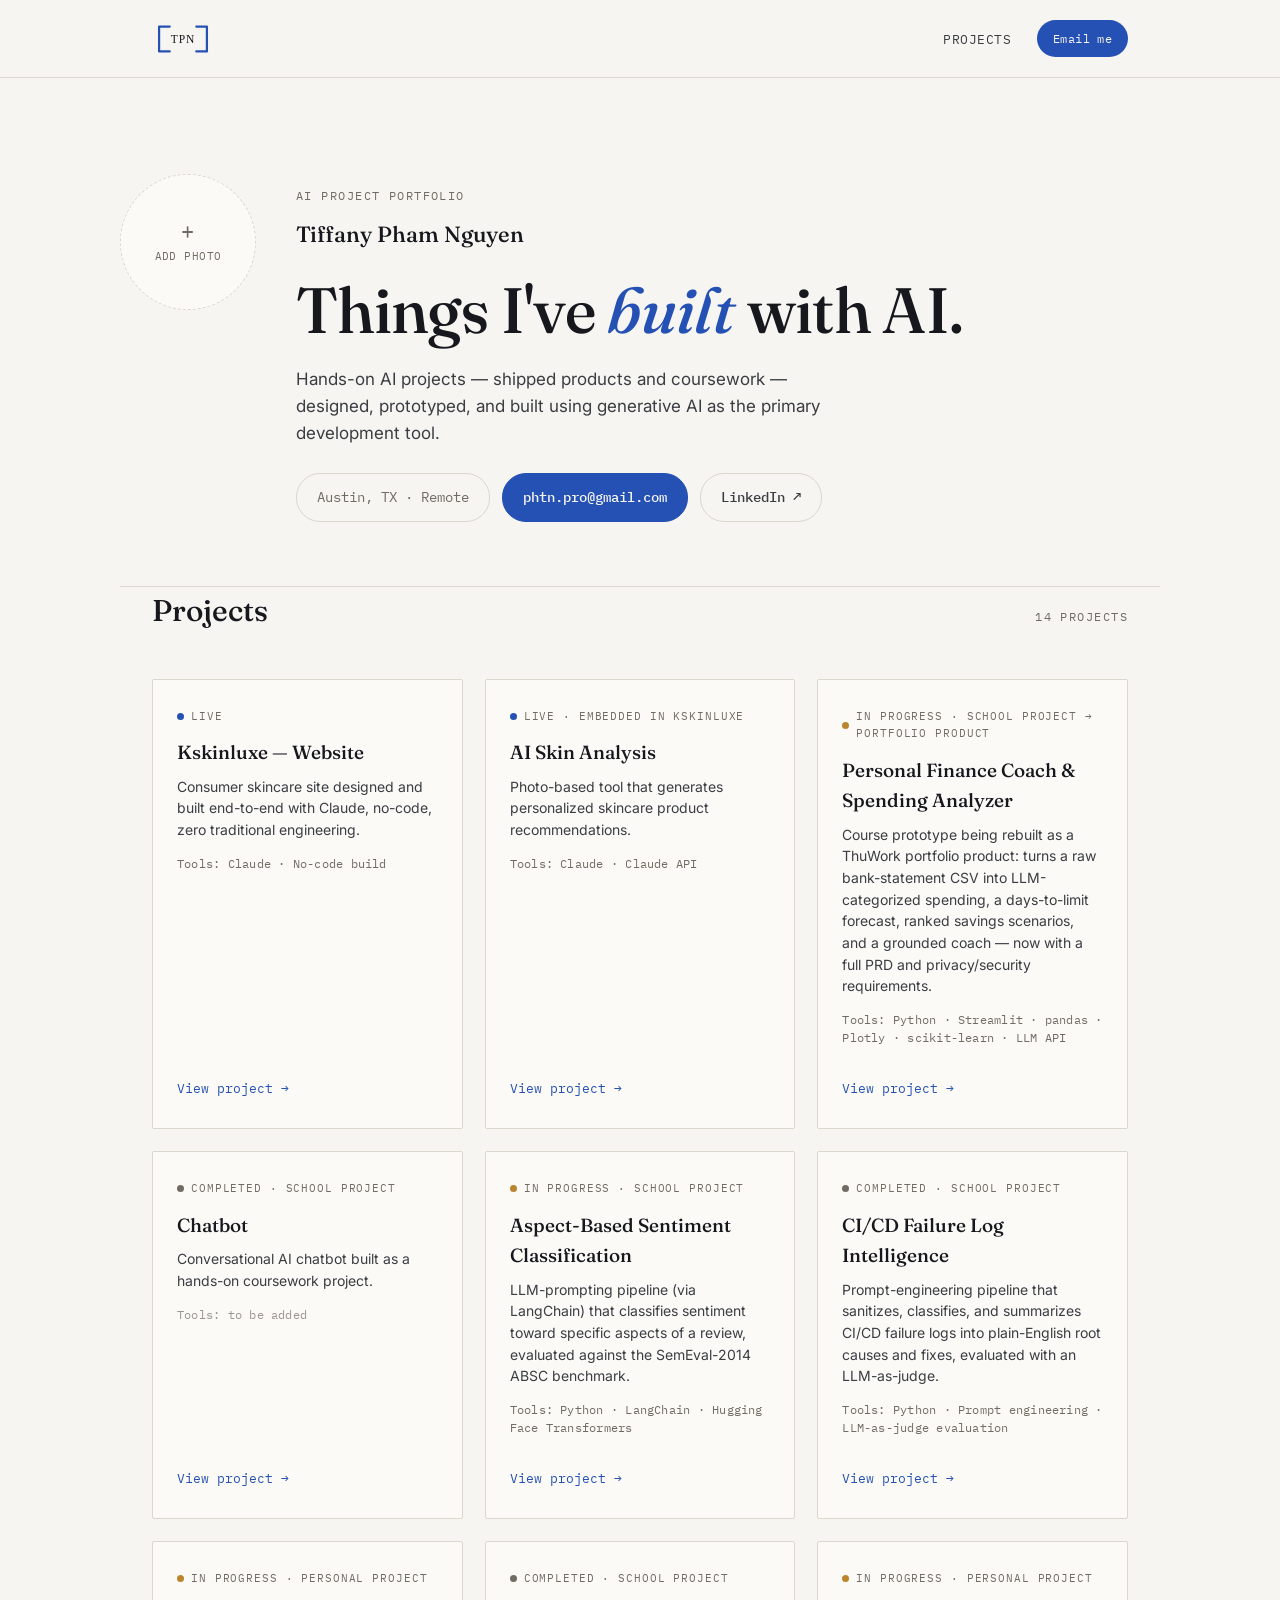
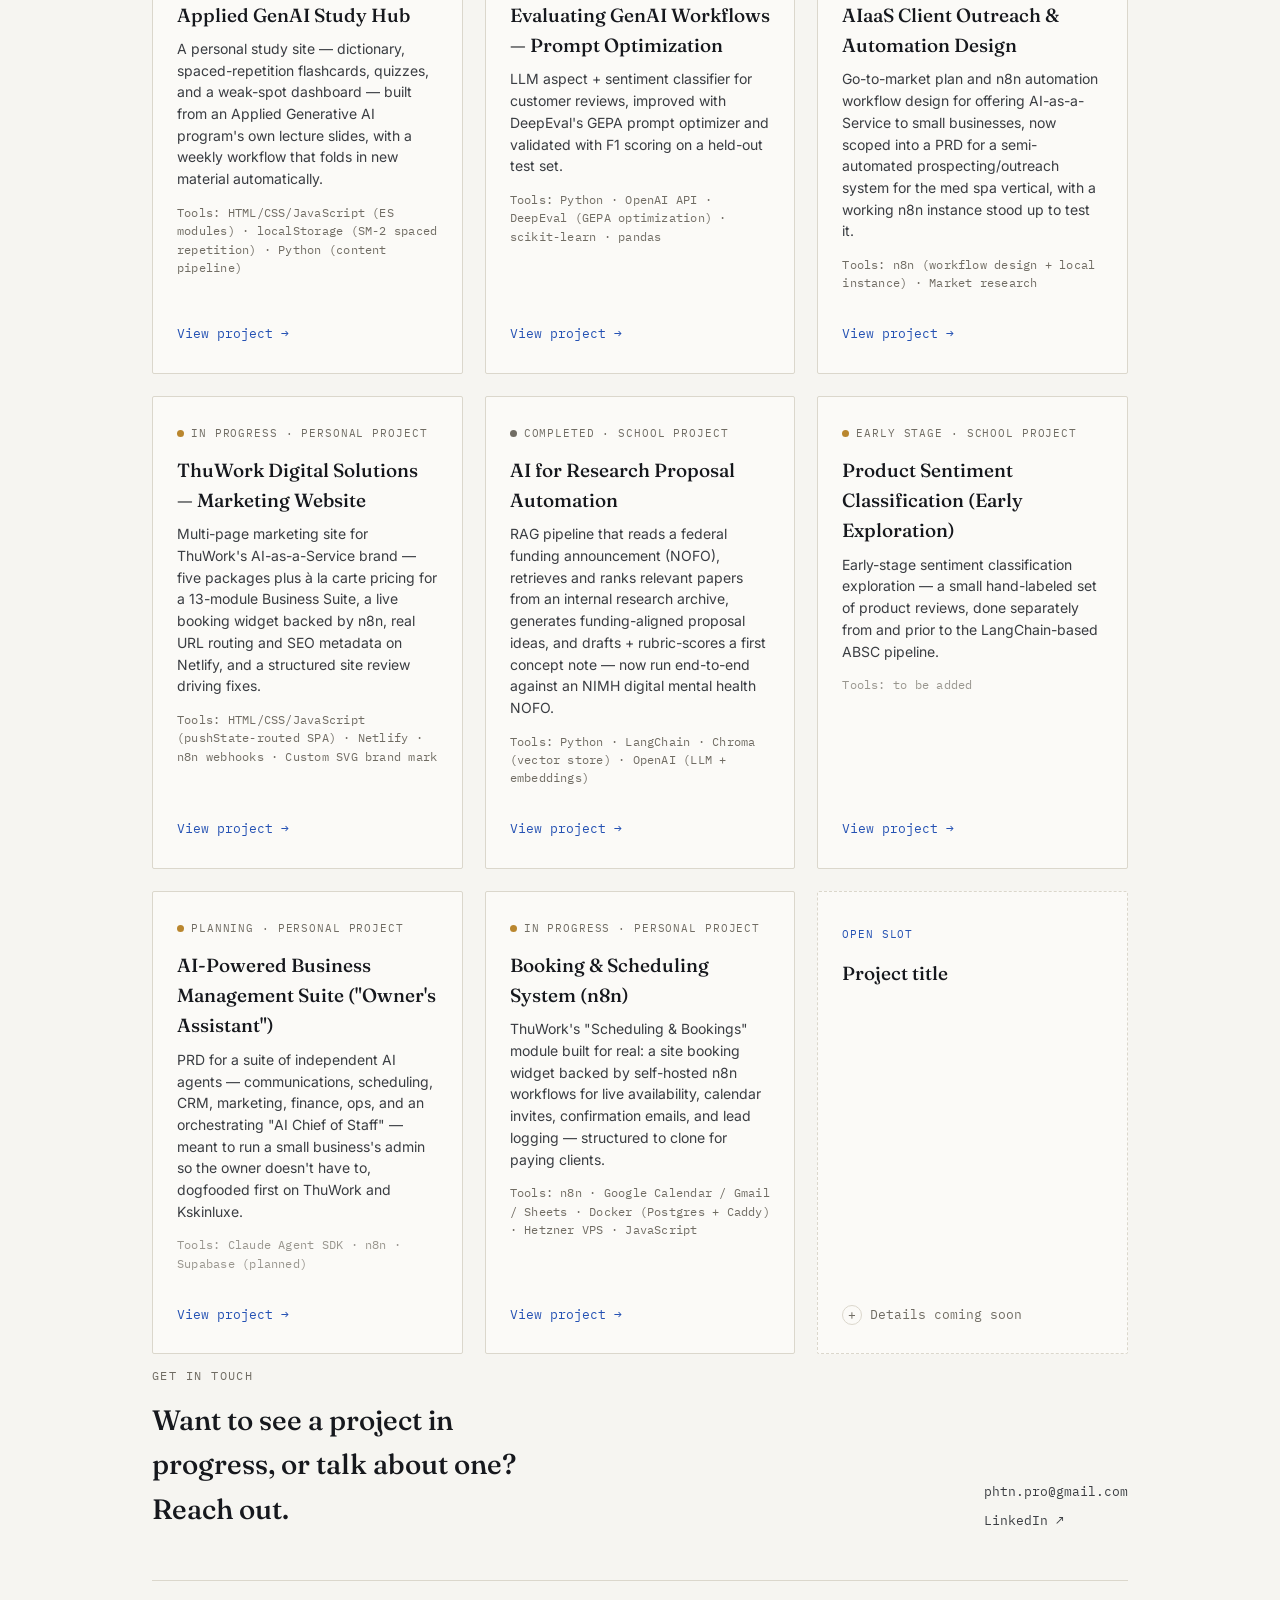
<file: index.html>
<!DOCTYPE html>
<html lang="en">
<head>
<meta charset="UTF-8">
<meta name="viewport" content="width=device-width, initial-scale=1.0">
<title>Tiffany Pham Nguyen — AI Project Portfolio</title>
<link rel="icon" type="image/svg+xml" href="[data-uri]">
<link rel="preconnect" href="https://fonts.googleapis.com">
<link rel="preconnect" href="https://fonts.gstatic.com" crossorigin>
<link href="https://fonts.googleapis.com/css2?family=Fraunces:ital,opsz,wght@0,9..144,400;0,9..144,500;0,9..144,600;1,9..144,400&family=Inter:wght@400;500;600&family=IBM+Plex+Mono:wght@400;500&display=swap" rel="stylesheet">
<style>
:root{
  --paper:#F6F5F1; --paper-raised:#FBFAF7; --ink:#16181D; --ink-soft:#3A3D42;
  --gray:#706C63; --hairline:#DBD7CC; --accent:#2451B3; --accent-soft:#EAEFFA;
  --wip:#B9862E; --radius:2px; --max:1040px; --max-narrow:760px;
}
*{box-sizing:border-box;}
html{scroll-behavior:smooth;}
body{margin:0; background:var(--paper); color:var(--ink); font-family:'Inter',sans-serif; font-size:16px; line-height:1.6; -webkit-font-smoothing:antialiased;}
::selection{background:var(--accent-soft); color:var(--accent);}
a{color:inherit;}
a:focus-visible, button:focus-visible{outline:2px solid var(--accent); outline-offset:3px;}
.wrap{max-width:var(--max); margin:0 auto; padding:0 32px;}
.wrap-narrow{max-width:var(--max-narrow); margin:0 auto; padding:0 32px;}
.eyebrow{font-family:'IBM Plex Mono',monospace; font-size:12px; letter-spacing:0.12em; text-transform:uppercase; color:var(--gray);}
h1,h2,h3{font-family:'Fraunces',serif; font-weight:500; color:var(--ink); margin:0;}

/* header/nav */
header{position:sticky; top:0; z-index:50; background:rgba(246,245,241,0.88); backdrop-filter:blur(6px); border-bottom:1px solid var(--hairline);}
.nav{display:flex; align-items:center; justify-content:space-between; padding:20px 32px; max-width:var(--max); margin:0 auto;}
.nav-mark{background:none; border:none; cursor:pointer; padding:0; display:flex; align-items:center; transition:opacity .2s ease;}
.nav-mark:hover{ opacity:0.75; }
.nav-mark svg{ display:block; }
.nav-right{ display:flex; align-items:center; gap:26px; }
.nav-email-btn{
  font-family:'IBM Plex Mono',monospace; font-size:12px; letter-spacing:0.03em;
  padding:9px 16px; border-radius:20px; background:var(--accent); color:var(--paper);
  text-decoration:none; white-space:nowrap; transition:opacity .2s ease;
}
.nav-email-btn:hover{ opacity:0.85; }

/* ---------- EMAIL MODAL ---------- */
.modal-overlay{
  display:none; position:fixed; inset:0; z-index:200;
  background:rgba(22,24,29,0.5);
  align-items:center; justify-content:center;
  padding:24px;
}
.modal-overlay.active{ display:flex; }
.modal-card{
  background:var(--paper-raised); border:1px solid var(--hairline); border-radius:var(--radius);
  max-width:480px; width:100%; padding:36px 32px 32px;
  max-height:90vh; overflow-y:auto;
}
.modal-head{ display:flex; align-items:flex-start; justify-content:space-between; margin-bottom:24px; }
.modal-title{ font-size:22px; }
.modal-close{
  background:none; border:1px solid var(--hairline); border-radius:50%;
  width:30px; height:30px; display:flex; align-items:center; justify-content:center;
  cursor:pointer; color:var(--gray); font-size:15px; line-height:1; flex-shrink:0;
  transition:border-color .2s ease, color .2s ease;
}
.modal-close:hover{ border-color:var(--accent); color:var(--accent); }
.form-field{ margin-bottom:18px; }
.form-field label{
  display:block; font-family:'IBM Plex Mono',monospace; font-size:11px; letter-spacing:0.08em;
  text-transform:uppercase; color:var(--gray); margin-bottom:7px;
}
.form-field input, .form-field textarea{
  width:100%; font-family:'Inter',sans-serif; font-size:14.5px; color:var(--ink);
  background:var(--paper); border:1px solid var(--hairline); border-radius:var(--radius);
  padding:11px 13px; transition:border-color .2s ease;
}
.form-field input:focus, .form-field textarea:focus{
  outline:none; border-color:var(--accent);
}
.form-field input[readonly]{ color:var(--gray); background:var(--paper-raised); cursor:default; }
.form-field textarea{ min-height:110px; resize:vertical; font-family:'Inter',sans-serif; line-height:1.5; }
.modal-actions{ display:flex; justify-content:flex-end; gap:10px; margin-top:8px; }
.modal-btn{
  font-family:'IBM Plex Mono',monospace; font-size:12.5px; padding:11px 20px;
  border-radius:20px; cursor:pointer; transition:opacity .2s ease, border-color .2s ease;
}
.modal-btn.secondary{ background:none; border:1px solid var(--hairline); color:var(--ink-soft); }
.modal-btn.secondary:hover{ border-color:var(--accent); color:var(--accent); }
.modal-btn.primary{ background:var(--accent); border:1px solid var(--accent); color:var(--paper); }
.modal-btn.primary:hover{ opacity:0.88; }
.nav-links{display:flex; gap:28px; list-style:none; margin:0; padding:0; font-family:'IBM Plex Mono',monospace; font-size:12.5px; letter-spacing:0.04em; text-transform:uppercase;}
.nav-links a{text-decoration:none; color:var(--ink-soft); padding-bottom:2px; border-bottom:1px solid transparent; transition:border-color .2s ease, color .2s ease; cursor:pointer;}
.nav-links a:hover{color:var(--accent); border-color:var(--accent);}
.back-link{display:inline-flex; align-items:center; gap:6px; font-family:'IBM Plex Mono',monospace; font-size:12.5px; letter-spacing:0.04em; text-transform:uppercase; text-decoration:none; color:var(--ink-soft); border-bottom:1px solid transparent; transition:border-color .2s ease, color .2s ease; cursor:pointer; background:none; border-top:none; border-left:none; border-right:none; padding:0;}
.back-link:hover{color:var(--accent); border-color:var(--accent);}

/* hero */
.hero{padding:96px 0 64px; border-bottom:1px solid var(--hairline);}
.hero-title{font-size:clamp(38px,5.4vw,64px); line-height:1.08; max-width:760px; letter-spacing:-0.01em;}
.hero-title em{font-style:italic; color:var(--accent);}
.hero-sub{margin-top:22px; max-width:560px; font-size:17px; color:var(--ink-soft);}
.hero-flex{display:flex; gap:40px; align-items:flex-start;}
.hero-photo{
  width:136px; height:136px; border-radius:50%; flex-shrink:0;
  border:1.5px dashed var(--hairline); background:var(--paper-raised);
  display:flex; flex-direction:column; align-items:center; justify-content:center;
  color:var(--gray); font-family:'IBM Plex Mono',monospace; font-size:11px;
  letter-spacing:0.04em; text-transform:uppercase; text-align:center; line-height:1.5;
}
.hero-photo-plus{font-size:22px; line-height:1; margin-bottom:6px; color:var(--gray);}
.hero-name{
  font-family:'Fraunces',serif; font-weight:500; font-size:22px; color:var(--ink);
  margin-top:10px;
}
.contact-row{margin-top:26px; display:flex; flex-wrap:wrap; gap:12px; align-items:center;}
.contact-chip{
  font-family:'IBM Plex Mono',monospace; font-size:14px; font-weight:500; padding:12px 20px;
  border-radius:24px; border:1.5px solid var(--hairline);
  text-decoration:none; color:var(--ink-soft);
  transition:border-color .2s ease, color .2s ease, background-color .2s ease, transform .2s ease;
}
.contact-chip:hover{ border-color:var(--accent); color:var(--accent); transform:translateY(-1px); }
.contact-chip.primary{ border-color:var(--accent); color:var(--paper); background:var(--accent); }
.contact-chip.primary:hover{ opacity:0.88; color:var(--paper); }
.contact-chip.static{ cursor:default; color:var(--gray); font-weight:400; }
.contact-chip.static:hover{ border-color:var(--hairline); color:var(--gray); transform:none; }
@media (max-width:640px){
  .hero-flex{ flex-direction:column; align-items:flex-start; gap:24px; }
}

/* sections */
section{padding:80px 0; border-bottom:1px solid var(--hairline);}
section:last-of-type{border-bottom:none;}
.section-head{display:flex; align-items:baseline; justify-content:space-between; gap:24px; margin-bottom:44px; flex-wrap:wrap;}
.section-head h2{font-size:30px;}

/* project grid/cards */
.project-grid{display:grid; grid-template-columns:repeat(auto-fill,minmax(260px,1fr)); gap:22px;}
.project-card{border:1px solid var(--hairline); border-radius:var(--radius); padding:28px 24px; min-height:200px; display:flex; flex-direction:column; justify-content:space-between; background:var(--paper-raised); text-decoration:none; transition:border-color .2s ease, transform .2s ease; cursor:pointer;}
.project-card:hover{border-color:var(--accent); transform:translateY(-2px);}
.project-card.placeholder{border-style:dashed; cursor:default;}
.project-card.placeholder:hover{transform:none; border-color:var(--hairline);}
.status-row{display:flex; align-items:center; gap:7px;}
.status-dot{width:7px; height:7px; border-radius:50%; flex-shrink:0;}
.status-dot.live{background:var(--accent);}
.status-dot.completed{background:var(--gray);}
.status-dot.wip{background:var(--wip);}
.status-text{font-family:'IBM Plex Mono',monospace; font-size:11px; letter-spacing:0.08em; text-transform:uppercase; color:var(--gray);}
.project-card-top h3{font-size:19px; font-weight:500; margin-top:12px; color:var(--ink);}
.project-card-desc{font-size:14px; color:var(--ink-soft); margin-top:8px; line-height:1.55;}
.project-card-tools{font-family:'IBM Plex Mono',monospace; font-size:11.5px; color:var(--gray); margin-top:12px; letter-spacing:0.02em;}
.project-card-tools em{font-style:normal; color:var(--gray); opacity:0.7;}
.project-card-bottom{font-size:13px; color:var(--gray); display:flex; align-items:center; gap:8px; margin-top:20px; font-family:'IBM Plex Mono',monospace;}
.project-card-bottom.link-out{color:var(--accent);}
.plus-mark{width:20px; height:20px; border:1px solid var(--hairline); border-radius:50%; display:flex; align-items:center; justify-content:center; font-size:13px; color:var(--gray);}
.slot-tag{font-family:'IBM Plex Mono',monospace; font-size:11px; letter-spacing:0.08em; text-transform:uppercase; color:var(--accent);}

/* project detail */
.proj-hero{padding:64px 0 48px; border-bottom:1px solid var(--hairline);}
.proj-meta-row{display:flex; align-items:center; gap:14px; margin-bottom:18px; flex-wrap:wrap;}
.proj-timeframe{font-family:'IBM Plex Mono',monospace; font-size:12px; color:var(--gray);}
.proj-title{font-size:clamp(32px,4.6vw,48px); line-height:1.1; letter-spacing:-0.01em;}
.proj-sub{margin-top:16px; max-width:640px; font-size:17px; color:var(--ink-soft);}
.proj-stack{margin-top:20px; font-family:'IBM Plex Mono',monospace; font-size:12.5px; color:var(--gray);}
.proj-stack strong{color:var(--ink-soft); font-weight:500;}
.resource-row{margin-top:26px; display:flex; flex-wrap:wrap; gap:10px;}
.resource-chip{font-family:'IBM Plex Mono',monospace; font-size:12px; padding:8px 14px; border-radius:20px; border:1px solid var(--hairline); text-decoration:none; color:var(--ink-soft); transition:border-color .2s ease, color .2s ease;}
.resource-chip:hover{border-color:var(--accent); color:var(--accent);}
.resource-chip.disabled{border-style:dashed; color:var(--gray); cursor:default;}
.resource-chip.disabled:hover{border-color:var(--hairline); color:var(--gray);}
.proj-body{padding:64px 0;}
.proj-block{padding:44px 0; border-top:1px solid var(--hairline);}
.proj-block:first-child{padding-top:0; border-top:none;}
.proj-block h2{font-size:24px; margin-bottom:18px;}
.proj-block p{font-size:15.5px; color:var(--ink-soft); margin:0 0 14px;}
.proj-block p:last-child{margin-bottom:0;}
.approach-grid{display:grid; grid-template-columns:1fr 1fr; gap:28px;}
.approach-card{border:1px solid var(--hairline); border-radius:var(--radius); padding:22px; background:var(--paper-raised);}
.approach-card .approach-label{font-family:'IBM Plex Mono',monospace; font-size:11px; letter-spacing:0.08em; text-transform:uppercase; color:var(--accent); margin-bottom:10px; display:block;}
.approach-card p{font-size:14.5px; margin:0;}
.fillin{border:1.5px dashed var(--hairline); border-radius:var(--radius); padding:16px 18px; color:var(--gray); font-size:14px; font-style:italic; background:var(--paper-raised);}
.wip-tag{font-family:'IBM Plex Mono',monospace; font-size:12px; text-transform:uppercase; color:var(--wip); letter-spacing:0.06em;}

/* footer */
footer{padding:52px 0 64px;}
.footer-grid{display:flex; justify-content:space-between; align-items:flex-end; flex-wrap:wrap; gap:24px;}
.footer-left h2{font-size:28px; max-width:420px;}
.footer-links{display:flex; flex-direction:column; gap:8px; font-family:'IBM Plex Mono',monospace; font-size:13px;}
.footer-links a{text-decoration:none; color:var(--ink-soft);}
.footer-links a:hover{color:var(--accent);}
.footer-bottom{margin-top:48px; padding-top:20px; border-top:1px solid var(--hairline); font-size:12px; color:var(--gray); font-family:'IBM Plex Mono',monospace;}

/* reveal */
.reveal{opacity:0; transform:translateY(14px); transition:opacity .6s ease, transform .6s ease;}
.reveal.in{opacity:1; transform:translateY(0);}
@media (prefers-reduced-motion: reduce){ .reveal{opacity:1; transform:none; transition:none;} html{scroll-behavior:auto;} }

/* view switching */
.view{display:none;}
.view.active{display:block;}

@media (max-width:800px){ .approach-grid{grid-template-columns:1fr;} }
@media (max-width:560px){
  .wrap,.wrap-narrow{padding:0 20px;}
  .nav{padding:16px 20px;}
  .hero,.proj-hero{padding:56px 0 40px;}
  section,.proj-body{padding:48px 0;}
  .footer-left h2{font-size:24px;}
}
</style>
</head>
<body>

<header>
  <div class="nav">
    <button class="nav-mark" onclick="goTo('home')" aria-label="Tiffany Pham Nguyen — home">
      <svg width="62" height="32" viewBox="0 0 70 36" xmlns="http://www.w3.org/2000/svg">
        <path d="M20 4 L8 4 L8 32 L20 32" fill="none" stroke="#2451B3" stroke-width="2.5" stroke-linecap="round" stroke-linejoin="round"/>
        <path d="M50 4 L62 4 L62 32 L50 32" fill="none" stroke="#2451B3" stroke-width="2.5" stroke-linecap="round" stroke-linejoin="round"/>
        <text x="35" y="23" text-anchor="middle" font-family="Georgia, serif" font-size="13" font-weight="500" letter-spacing="1" fill="#16181D">TPN</text>
      </svg>
    </button>
    <div class="nav-right">
      <ul class="nav-links">
        <li><a onclick="goTo('home'); scrollToProjects();">Projects</a></li>
      </ul>
      <a class="nav-email-btn" href="#" onclick="openEmailModal(); return false;">Email me</a>
    </div>
  </div>
</header>

<div class="modal-overlay" id="email-modal" onclick="if(event.target === this) closeEmailModal();">
  <div class="modal-card">
    <div class="modal-head">
      <h2 class="modal-title">Send a message</h2>
      <button class="modal-close" onclick="closeEmailModal()" aria-label="Close">✕</button>
    </div>
    <form id="email-form" onsubmit="return sendEmail(event);">
      <div class="form-field">
        <label for="ef-from">From (your email)</label>
        <input type="email" id="ef-from" placeholder="you@example.com" required>
      </div>
      <div class="form-field">
        <label for="ef-to">To</label>
        <input type="text" id="ef-to" value="phtn.pro@gmail.com" readonly>
      </div>
      <div class="form-field">
        <label for="ef-subject">Subject</label>
        <input type="text" id="ef-subject" placeholder="What's this about?" required>
      </div>
      <div class="form-field">
        <label for="ef-body">Message</label>
        <textarea id="ef-body" placeholder="Write your message here..." required></textarea>
      </div>
      <div class="modal-actions">
        <button type="button" class="modal-btn secondary" onclick="closeEmailModal()">Cancel</button>
        <button type="submit" class="modal-btn primary">Open in email app</button>
      </div>
    </form>
  </div>
</div>

<main>

<!-- ============ HOME VIEW ============ -->
<div id="view-home" class="view active">
  <section class="hero wrap">
    <div class="hero-flex reveal">
      <div class="hero-photo">
        <span class="hero-photo-plus">+</span>
        Add photo
      </div>
      <div class="hero-text">
        <p class="eyebrow">AI Project Portfolio</p>
        <p class="hero-name">Tiffany Pham Nguyen</p>
        <h1 class="hero-title">Things I've <em>built</em> with AI.</h1>
        <p class="hero-sub">
          Hands-on AI projects — shipped products and coursework — designed, prototyped, and
          built using generative AI as the primary development tool.
        </p>
        <div class="contact-row">
          <span class="contact-chip static">Austin, TX · Remote</span>
          <a class="contact-chip primary" href="#" onclick="openEmailModal(); return false;">phtn.pro@gmail.com</a>
          <a class="contact-chip" href="https://linkedin.com/in/tiffanyphamnguyen" target="_blank" rel="noopener">LinkedIn ↗</a>
        </div>
      </div>
    </div>
  </section>

  <section id="projects" class="wrap">
    <div class="section-head reveal">
      <h2>Projects</h2>
      <span class="eyebrow">14 projects</span>
    </div>

    <div class="project-grid reveal">

      <div class="project-card" onclick="goTo('kskinluxe')">
        <div class="project-card-top">
          <div class="status-row"><span class="status-dot live"></span><span class="status-text">Live</span></div>
          <h3>Kskinluxe — Website</h3>
          <p class="project-card-desc">Consumer skincare site designed and built end-to-end with Claude, no-code, zero traditional engineering.</p>
          <p class="project-card-tools">Tools: Claude · No-code build</p>
        </div>
        <div class="project-card-bottom link-out"><span>View project →</span></div>
      </div>

      <div class="project-card" onclick="goTo('skin-analysis')">
        <div class="project-card-top">
          <div class="status-row"><span class="status-dot live"></span><span class="status-text">Live · Embedded in Kskinluxe</span></div>
          <h3>AI Skin Analysis</h3>
          <p class="project-card-desc">Photo-based tool that generates personalized skincare product recommendations.</p>
          <p class="project-card-tools">Tools: Claude · Claude API</p>
        </div>
        <div class="project-card-bottom link-out"><span>View project →</span></div>
      </div>

      <div class="project-card" onclick="goTo('finance-coach')">
        <div class="project-card-top">
          <div class="status-row"><span class="status-dot wip"></span><span class="status-text">In progress · School project → portfolio product</span></div>
          <h3>Personal Finance Coach &amp; Spending Analyzer</h3>
          <p class="project-card-desc">Course prototype being rebuilt as a ThuWork portfolio product: turns a raw bank-statement CSV into LLM-categorized spending, a days-to-limit forecast, ranked savings scenarios, and a grounded coach — now with a full PRD and privacy/security requirements.</p>
          <p class="project-card-tools">Tools: Python · Streamlit · pandas · Plotly · scikit-learn · LLM API</p>
        </div>
        <div class="project-card-bottom link-out"><span>View project →</span></div>
      </div>

      <div class="project-card" onclick="goTo('chatbot')">
        <div class="project-card-top">
          <div class="status-row"><span class="status-dot completed"></span><span class="status-text">Completed · School project</span></div>
          <h3>Chatbot</h3>
          <p class="project-card-desc">Conversational AI chatbot built as a hands-on coursework project.</p>
          <p class="project-card-tools"><em>Tools: to be added</em></p>
        </div>
        <div class="project-card-bottom link-out"><span>View project →</span></div>
      </div>

      <div class="project-card" onclick="goTo('text-cat')">
        <div class="project-card-top">
          <div class="status-row"><span class="status-dot wip"></span><span class="status-text">In progress · School project</span></div>
          <h3>Aspect-Based Sentiment Classification</h3>
          <p class="project-card-desc">LLM-prompting pipeline (via LangChain) that classifies sentiment toward specific aspects of a review, evaluated against the SemEval-2014 ABSC benchmark.</p>
          <p class="project-card-tools">Tools: Python · LangChain · Hugging Face Transformers</p>
        </div>
        <div class="project-card-bottom link-out"><span>View project →</span></div>
      </div>

      <div class="project-card" onclick="goTo('cicd-log-intel')">
        <div class="project-card-top">
          <div class="status-row"><span class="status-dot completed"></span><span class="status-text">Completed · School project</span></div>
          <h3>CI/CD Failure Log Intelligence</h3>
          <p class="project-card-desc">Prompt-engineering pipeline that sanitizes, classifies, and summarizes CI/CD failure logs into plain-English root causes and fixes, evaluated with an LLM-as-judge.</p>
          <p class="project-card-tools">Tools: Python · Prompt engineering · LLM-as-judge evaluation</p>
        </div>
        <div class="project-card-bottom link-out"><span>View project →</span></div>
      </div>

      <div class="project-card" onclick="goTo('study-hub')">
        <div class="project-card-top">
          <div class="status-row"><span class="status-dot wip"></span><span class="status-text">In progress · Personal project</span></div>
          <h3>Applied GenAI Study Hub</h3>
          <p class="project-card-desc">A personal study site — dictionary, spaced-repetition flashcards, quizzes, and a weak-spot dashboard — built from an Applied Generative AI program's own lecture slides, with a weekly workflow that folds in new material automatically.</p>
          <p class="project-card-tools">Tools: HTML/CSS/JavaScript (ES modules) · localStorage (SM-2 spaced repetition) · Python (content pipeline)</p>
        </div>
        <div class="project-card-bottom link-out"><span>View project →</span></div>
      </div>

      <div class="project-card" onclick="goTo('eval-genai-workflows')">
        <div class="project-card-top">
          <div class="status-row"><span class="status-dot completed"></span><span class="status-text">Completed · School project</span></div>
          <h3>Evaluating GenAI Workflows — Prompt Optimization</h3>
          <p class="project-card-desc">LLM aspect + sentiment classifier for customer reviews, improved with DeepEval's GEPA prompt optimizer and validated with F1 scoring on a held-out test set.</p>
          <p class="project-card-tools">Tools: Python · OpenAI API · DeepEval (GEPA optimization) · scikit-learn · pandas</p>
        </div>
        <div class="project-card-bottom link-out"><span>View project →</span></div>
      </div>

      <div class="project-card" onclick="goTo('aiaas-client-outreach')">
        <div class="project-card-top">
          <div class="status-row"><span class="status-dot wip"></span><span class="status-text">In progress · Personal project</span></div>
          <h3>AIaaS Client Outreach &amp; Automation Design</h3>
          <p class="project-card-desc">Go-to-market plan and n8n automation workflow design for offering AI-as-a-Service to small businesses, now scoped into a PRD for a semi-automated prospecting/outreach system for the med spa vertical, with a working n8n instance stood up to test it.</p>
          <p class="project-card-tools">Tools: n8n (workflow design + local instance) · Market research</p>
        </div>
        <div class="project-card-bottom link-out"><span>View project →</span></div>
      </div>

      <div class="project-card" onclick="goTo('thuwork-website')">
        <div class="project-card-top">
          <div class="status-row"><span class="status-dot wip"></span><span class="status-text">In progress · Personal project</span></div>
          <h3>ThuWork Digital Solutions — Marketing Website</h3>
          <p class="project-card-desc">Multi-page marketing site for ThuWork's AI-as-a-Service brand — five packages plus à la carte pricing for a 13-module Business Suite, a live booking widget backed by n8n, real URL routing and SEO metadata on Netlify, and a structured site review driving fixes.</p>
          <p class="project-card-tools">Tools: HTML/CSS/JavaScript (pushState-routed SPA) · Netlify · n8n webhooks · Custom SVG brand mark</p>
        </div>
        <div class="project-card-bottom link-out"><span>View project →</span></div>
      </div>

      <div class="project-card" onclick="goTo('research-proposal-automation')">
        <div class="project-card-top">
          <div class="status-row"><span class="status-dot completed"></span><span class="status-text">Completed · School project</span></div>
          <h3>AI for Research Proposal Automation</h3>
          <p class="project-card-desc">RAG pipeline that reads a federal funding announcement (NOFO), retrieves and ranks relevant papers from an internal research archive, generates funding-aligned proposal ideas, and drafts + rubric-scores a first concept note — now run end-to-end against an NIMH digital mental health NOFO.</p>
          <p class="project-card-tools">Tools: Python · LangChain · Chroma (vector store) · OpenAI (LLM + embeddings)</p>
        </div>
        <div class="project-card-bottom link-out"><span>View project →</span></div>
      </div>

      <div class="project-card" onclick="goTo('absc-product-sentiment')">
        <div class="project-card-top">
          <div class="status-row"><span class="status-dot wip"></span><span class="status-text">Early stage · School project</span></div>
          <h3>Product Sentiment Classification (Early Exploration)</h3>
          <p class="project-card-desc">Early-stage sentiment classification exploration — a small hand-labeled set of product reviews, done separately from and prior to the LangChain-based ABSC pipeline.</p>
          <p class="project-card-tools"><em>Tools: to be added</em></p>
        </div>
        <div class="project-card-bottom link-out"><span>View project →</span></div>
      </div>

      <div class="project-card" onclick="goTo('business-suite')">
        <div class="project-card-top">
          <div class="status-row"><span class="status-dot wip"></span><span class="status-text">Planning · Personal project</span></div>
          <h3>AI-Powered Business Management Suite ("Owner's Assistant")</h3>
          <p class="project-card-desc">PRD for a suite of independent AI agents — communications, scheduling, CRM, marketing, finance, ops, and an orchestrating "AI Chief of Staff" — meant to run a small business's admin so the owner doesn't have to, dogfooded first on ThuWork and Kskinluxe.</p>
          <p class="project-card-tools"><em>Tools: Claude Agent SDK · n8n · Supabase (planned)</em></p>
        </div>
        <div class="project-card-bottom link-out"><span>View project →</span></div>
      </div>

      <div class="project-card" onclick="goTo('booking-system')">
        <div class="project-card-top">
          <div class="status-row"><span class="status-dot wip"></span><span class="status-text">In progress · Personal project</span></div>
          <h3>Booking &amp; Scheduling System (n8n)</h3>
          <p class="project-card-desc">ThuWork's "Scheduling &amp; Bookings" module built for real: a site booking widget backed by self-hosted n8n workflows for live availability, calendar invites, confirmation emails, and lead logging — structured to clone for paying clients.</p>
          <p class="project-card-tools">Tools: n8n · Google Calendar / Gmail / Sheets · Docker (Postgres + Caddy) · Hetzner VPS · JavaScript</p>
        </div>
        <div class="project-card-bottom link-out"><span>View project →</span></div>
      </div>

      <div class="project-card placeholder">
        <div class="project-card-top">
          <span class="slot-tag">Open slot</span>
          <h3>Project title</h3>
        </div>
        <div class="project-card-bottom"><span class="plus-mark">+</span><span>Details coming soon</span></div>
      </div>

    </div>
  </section>

  <footer id="contact" class="wrap">
    <div class="footer-grid reveal">
      <div class="footer-left">
        <p class="eyebrow">Get in touch</p>
        <h2>Want to see a project in progress, or talk about one? Reach out.</h2>
      </div>
      <div class="footer-links">
        <a href="#" onclick="openEmailModal(); return false;">phtn.pro@gmail.com</a>
        <a href="https://linkedin.com/in/tiffanyphamnguyen" target="_blank" rel="noopener">LinkedIn ↗</a>
      </div>
    </div>
    <div class="footer-bottom">Tiffany Pham Nguyen — Austin, TX</div>
  </footer>
</div>

<!-- ============ PROJECT: KSKINLUXE ============ -->
<div id="view-kskinluxe" class="view">
  <section class="proj-hero wrap-narrow">
    <button class="back-link">← All projects</button>
    <div class="proj-meta-row" style="margin-top:22px;">
      <div class="status-row"><span class="status-dot live"></span><span class="status-text">Live</span></div>
      <span class="proj-timeframe">Aug 2025 — Present</span>
    </div>
    <h1 class="proj-title">Kskinluxe — Website</h1>
    <p class="proj-sub">The consumer-facing site for Kskinluxe, an AI-powered skincare brand — built end-to-end as the proof-of-concept client for Thussisters&amp;Co's AI-first digital services model.</p>
    <p class="proj-stack"><strong>Tools:</strong> Claude · No-code build</p>
    <div class="resource-row">
      <span class="resource-chip disabled">+ Add spec</span>
      <span class="resource-chip disabled">+ Add build notes</span>
      <a class="resource-chip" href="https://kskinluxe.netlify.app/" target="_blank" rel="noopener">🔗 Live site</a>
    </div>
  </section>
  <section class="proj-body wrap-narrow">
    <div class="proj-block">
      <h2>The Problem</h2>
      <p>Kskinluxe is a brand-new business with no digital footprint. As a sole business owner
        with a technical background, I needed a website — but wanted to build it cost-effectively
        rather than commit to a traditional engineering spend before knowing whether there was
        real demand. The site also needed to double as the landing page for social media
        marketing and ads, to measure interest and intent before launching the business
        physically.</p>
    </div>
    <div class="proj-block">
      <h2>My Role &amp; Approach</h2>
      <div class="approach-grid">
        <div class="approach-card">
          <span class="approach-label">My role</span>
          <p>Product owner, designer, developer, QA, and domain expert — all one person. No
            handoffs, no team; every decision from scope to shipping was mine to make and
            execute.</p>
        </div>
        <div class="approach-card">
          <span class="approach-label">My approach</span>
          <p>Used Claude to build the site — the simplest and cheapest way to get something real
            in front of people. The goal wasn't a polished final product; it was testing the
            water before spending more than needed to validate demand.</p>
        </div>
      </div>
    </div>
    <div class="proj-block">
      <h2>What It Does</h2>
      <ul>
        <li>Creates a foundation for building business awareness</li>
        <li>Informs visitors of the services Kskinluxe will offer</li>
        <li>Includes an embedded waitlist to measure potential demand ahead of launch</li>
      </ul>
    </div>
    <div class="proj-block">
      <h2>Outcome</h2>
      <p>The website is live, but the business hasn't launched physically yet — so there's no
        demand or conversion data available at this stage.</p>
    </div>
    <div class="proj-block">
      <h2>What I'd Do Differently</h2>
      <div class="fillin">[Add: one or two honest reflections]</div>
    </div>
    <div class="proj-block">
      <h2>What's Next</h2>
      <p>v1 validated that the site could exist cheaply and fast. Before the business goes live,
        it still needs the infrastructure v1 deliberately skipped:</p>
      <ul>
        <li><strong>Payment integration</strong> — required to convert waitlist interest into
          actual transactions once the business launches</li>
        <li><strong>Booking/scheduling</strong> — needed if the service model requires
          appointments rather than pure product purchase</li>
        <li><strong>Admin / user profile</strong> — account and order management for returning
          customers</li>
        <li><strong>SEO optimization</strong> — reduce reliance on paid social for traffic once
          the business is live and organic discovery matters more</li>
        <li><strong>Testimonials</strong> — build trust and social proof once early customers
          exist to draw from</li>
        <li><strong>Tracking / analytics</strong> — measure real conversion and usage post-launch,
          not just waitlist signups</li>
      </ul>
      <div class="fillin">[Add: your actual priority order and rough timing — this list is unordered; sequence it however makes sense for the launch plan]</div>
    </div>
  </section>
  <footer class="wrap">
    <div class="footer-grid">
      <div class="footer-left"><p class="eyebrow">Get in touch</p><h2>Want to talk through this project? Reach out.</h2></div>
      <div class="footer-links"><a href="#" onclick="openEmailModal(); return false;">phtn.pro@gmail.com</a><a href="https://linkedin.com/in/tiffanyphamnguyen" target="_blank" rel="noopener">LinkedIn ↗</a></div>
    </div>
    <div class="footer-bottom">Tiffany Pham Nguyen — Austin, TX</div>
  </footer>
</div>

<!-- ============ PROJECT: SKIN ANALYSIS ============ -->
<div id="view-skin-analysis" class="view">
  <section class="proj-hero wrap-narrow">
    <button class="back-link">← All projects</button>
    <div class="proj-meta-row" style="margin-top:22px;">
      <div class="status-row"><span class="status-dot live"></span><span class="status-text">Live · Embedded in Kskinluxe</span></div>
      <span class="proj-timeframe">Aug 2025 — Present</span>
    </div>
    <h1 class="proj-title">AI Skin Analysis</h1>
    <p class="proj-sub">A photo-based feature embedded in the Kskinluxe site that analyzes a user's skin and generates personalized product recommendations.</p>
    <p class="proj-stack"><strong>Tools:</strong> Claude · Claude API · No-code build</p>
    <div class="resource-row">
      <span class="resource-chip disabled">+ Add spec</span>
      <span class="resource-chip disabled">+ Add build notes</span>
      <a class="resource-chip" href="https://kskinluxe.netlify.app/" target="_blank" rel="noopener">🔗 Live site (embedded)</a>
    </div>
  </section>
  <section class="proj-body wrap-narrow">
    <div class="proj-block">
      <h2>The Problem</h2>
      <p>Skincare shoppers buying online have no equivalent to the in-person consultation
        standard in Korea, where every salon visit starts with an assessment of what a client's
        skin actually needs. Without that, they're left guessing — buying based on marketing or
        trends rather than what's right for their skin, which drives returns and erodes trust on
        a first purchase. I wanted to bring that consultation experience to Kskinluxe.</p>
    </div>
    <div class="proj-block">
      <h2>My Role &amp; Approach</h2>
      <div class="approach-grid">
        <div class="approach-card">
          <span class="approach-label">My role</span>
          <p>Product owner, designer, developer, QA, and domain expert — all one person. No
            handoffs, no team; every decision from scope to shipping was mine to make and
            execute.</p>
        </div>
        <div class="approach-card">
          <span class="approach-label">My approach</span>
          <p>Chose to build the feature myself rather than purchase an in-salon AI skin analysis
            device — the devices Korean salons use are expensive and built for in-person use, not
            a web product. Built the feature using Claude — no custom-trained model, just direct
            Claude API calls. Made a deliberate tradeoff of two API calls per request instead of
            one, prioritizing response quality and speed over API cost, since this is often a
            visitor's first impression of the brand and building trust for a first-time visit
            mattered more than shaving cost.</p>
        </div>
      </div>
    </div>
    <div class="proj-block">
      <h2>What It Does</h2>
      <ul>
        <li>User uploads 1–3 photos of their skin</li>
        <li>Identifies skin type and key concerns</li>
        <li>Recommends ingredients and treatments suited to their skin</li>
        <li>Suggests an at-home maintenance routine</li>
        <li>Suggests weekly clinic treatments</li>
      </ul>
    </div>
    <div class="proj-block">
      <h2>Outcome</h2>
      <p>The website is live, but the business hasn't launched physically yet — so there's no
        demand or conversion data available at this stage.</p>
    </div>
    <div class="proj-block">
      <h2>What I'd Do Differently</h2>
      <div class="fillin">[Add: one or two honest reflections]</div>
    </div>
    <div class="proj-block">
      <h2>What's Next</h2>
      <ul>
        <li><strong>Measure accuracy</strong> — evaluate how well the recommendations actually
          match dermatological guidance before scaling usage</li>
        <li><strong>Consider building a proprietary model</strong> — evaluate whether a
          purpose-built model outperforms relying solely on the Claude API</li>
        <li><strong>Add a cost-control barrier</strong> — likely user login, to prevent unlimited
          free usage from driving up API costs</li>
        <li><strong>Address privacy</strong> — define how uploaded photos are handled, stored,
          and protected</li>
        <li><strong>Add profile storage</strong> — let users save their photos and track skin
          treatment progress over time</li>
      </ul>
      <div class="fillin">[Add: your actual priority order and rough timing]</div>
    </div>
  </section>
  <footer class="wrap">
    <div class="footer-grid">
      <div class="footer-left"><p class="eyebrow">Get in touch</p><h2>Want to talk through this project? Reach out.</h2></div>
      <div class="footer-links"><a href="#" onclick="openEmailModal(); return false;">phtn.pro@gmail.com</a><a href="https://linkedin.com/in/tiffanyphamnguyen" target="_blank" rel="noopener">LinkedIn ↗</a></div>
    </div>
    <div class="footer-bottom">Tiffany Pham Nguyen — Austin, TX</div>
  </footer>
</div>

<!-- ============ PROJECT: FINANCE COACH ============ -->
<div id="view-finance-coach" class="view">
  <section class="proj-hero wrap-narrow">
    <button class="back-link">← All projects</button>
    <div class="proj-meta-row" style="margin-top:22px;">
      <div class="status-row"><span class="status-dot wip"></span><span class="status-text">In progress · School project → portfolio product</span></div>
      <span class="proj-timeframe">[Add: dates]</span>
    </div>
    <h1 class="proj-title">Personal Finance Coach &amp; Spending Analyzer</h1>
    <p class="proj-sub">Started as a JHU case study for a fictional fintech (ClearLedger Inc.); now being repositioned as a ThuWork product demonstration — a finance coach that turns a messy bank-statement CSV into categorized spending, a days-to-limit forecast, ranked optional savings scenarios, and a coach that answers follow-ups using only the user's own analyzed data.</p>
    <p class="proj-stack"><strong>Tools:</strong> Python · Streamlit · pandas · Plotly · scikit-learn (regression forecast) · LLM API (few-shot categorization, with rules fallback) · Streamlit Community Cloud (proposed hosting)</p>
    <div class="resource-row">
      <a class="resource-chip" href="https://github.com/phtn158/aiportfolio/blob/master/JHU%20Project%201%20-%20FinanceCoach_HandsOnProject_Claude/Docs/PRD.md" target="_blank" rel="noopener">📄 PRD</a>
      <a class="resource-chip" href="https://github.com/phtn158/aiportfolio/blob/master/JHU%20Project%201%20-%20FinanceCoach_HandsOnProject_Claude/Docs/PROJECT_SPEC.md" target="_blank" rel="noopener">📄 Spec</a>
      <a class="resource-chip" href="https://github.com/phtn158/aiportfolio/blob/master/JHU%20Project%201%20-%20FinanceCoach_HandsOnProject_Claude/Docs/PRIVACY_AND_SECURITY_REQUIREMENTS.md" target="_blank" rel="noopener">🔒 Privacy &amp; security requirements</a>
      <a class="resource-chip" href="https://github.com/phtn158/aiportfolio/tree/master/JHU%20Project%201%20-%20FinanceCoach_HandsOnProject_Claude" target="_blank" rel="noopener">💻 Repo</a>
      <span class="resource-chip disabled">+ Add demo</span>
    </div>
  </section>
  <section class="proj-body wrap-narrow">
    <div class="proj-block">
      <h2>The Problem</h2>
      <p>Case-study brief: ClearLedger Inc., a pre-Series-A fintech with 55,000 users, was losing 71% of users after their second session because the app required manually tagging 60–150 transactions before delivering any insight. The assignment: design a Personal Finance Coach that eliminates that manual step entirely, under real constraints — limited ML expertise, no labeled training data, and a strict cost budget — while getting a user to their first real insight in under five minutes.</p>
    </div>
    <div class="proj-block">
      <h2>My Role &amp; Approach</h2>
      <div class="approach-grid">
        <div class="approach-card"><span class="approach-label">Product thinking</span><p>Scoped the build around four AI capabilities that had to work as one coherent pipeline rather than isolated exercises: LLM classification, interactive visualization, regression-based prediction, and stateful conversational memory. Every design choice (few-shot prompts instead of a trained classifier, per-user regression instead of a cross-user model) was made to work around the "no labeled data / limited ML expertise" constraints, not just picked for its own sake.</p></div>
        <div class="approach-card"><span class="approach-label">Build approach</span><p>Ingests and normalizes a raw transactions CSV, enriches it with MCC-code categories, then re-classifies each transaction into a small fixed taxonomy via a few-shot LLM prompt (batched/cached by merchant to control cost). That feeds an analytics layer (spend aggregation + z-score anomaly detection) which powers both a live spending dashboard and a per-user regression model predicting days remaining until the user's self-set discretionary limit. Ranked, category-level spending-reduction suggestions and the prediction are then grounded into a multi-turn conversational coach via system-prompt injection, so the coach cites real numbers instead of inventing them.</p></div>
      </div>
    </div>
    <div class="proj-block">
      <h2>What It Does <span class="wip-tag">— v2 PRD stage, rebuild in progress</span></h2>
      <ul>
        <li>Ingests a bank-statement CSV and categorizes every transaction with an LLM — no manual tagging required</li>
        <li>Renders an interactive spending dashboard (category breakdown, spend trend, anomaly markers, limit burn-down)</li>
        <li>Predicts days remaining before the user hits their discretionary spending limit, via a regression model trained on their own transaction history</li>
        <li>Surfaces ranked, category-level suggestions for extending that runway (e.g. "cutting dining 20% adds 2 days")</li>
        <li>Answers follow-up questions through a multi-turn conversational coach grounded in the actual prediction and spend data</li>
        <li>v2 additions in the PRD: unusual-charge alerts, a subscription/cancellation shortlist, and per-persona synthetic demo datasets (early-career professional, variable-income freelancer, household budgeter)</li>
      </ul>
    </div>
    <div class="proj-block">
      <h2>Repositioning as a Portfolio Product</h2>
      <p>The v2 rewrite (PRD Draft v2, Oct 2026) reframes the project for two audiences — ThuWork agency prospects and AI product hiring managers — and adds the guardrails a shareable demo needs: every category, forecast, and coach answer shows its basis and uncertainty; forecasts use chronological backtesting against a simple baseline; the public demo runs only on approved synthetic data; card data (PAN/CVV) is never loaded into the coach; and API keys live in the host's secret manager, never the repo. A separate privacy &amp; security requirements doc covers data classification, LLM-provider rules, retention, and a release checklist.</p>
    </div>
    <div class="proj-block">
      <h2>Outcome</h2>
      <div class="fillin">[Add: grade/feedback, or how it performed against sample data]</div>
    </div>
    <div class="proj-block">
      <h2>What I'd Do Differently</h2>
      <div class="fillin">[Add: one or two honest reflections]</div>
    </div>
  </section>
  <footer class="wrap">
    <div class="footer-grid">
      <div class="footer-left"><p class="eyebrow">Get in touch</p><h2>Want to talk through this project? Reach out.</h2></div>
      <div class="footer-links"><a href="#" onclick="openEmailModal(); return false;">phtn.pro@gmail.com</a><a href="https://linkedin.com/in/tiffanyphamnguyen" target="_blank" rel="noopener">LinkedIn ↗</a></div>
    </div>
    <div class="footer-bottom">Tiffany Pham Nguyen — Austin, TX</div>
  </footer>
</div>

<!-- ============ PROJECT: CHATBOT ============ -->
<div id="view-chatbot" class="view">
  <section class="proj-hero wrap-narrow">
    <button class="back-link">← All projects</button>
    <div class="proj-meta-row" style="margin-top:22px;">
      <div class="status-row"><span class="status-dot completed"></span><span class="status-text">Completed · School project</span></div>
      <span class="proj-timeframe">[Add: dates — flag if this one is actually still in progress]</span>
    </div>
    <h1 class="proj-title">Chatbot</h1>
    <p class="proj-sub">A conversational AI chatbot built as a hands-on coursework project.</p>
    <p class="proj-stack"><strong>Tools:</strong> [Add: language / framework / AI model or API used]</p>
    <div class="resource-row">
      <span class="resource-chip disabled">+ Add spec</span>
      <span class="resource-chip disabled">+ Add repo / README</span>
      <span class="resource-chip disabled">+ Add demo</span>
    </div>
  </section>
  <section class="proj-body wrap-narrow">
    <div class="proj-block">
      <h2>The Problem</h2>
      <div class="fillin">[Add: what this chatbot was for — customer support, Q&A, a specific domain? What was the assignment asking for?]</div>
    </div>
    <div class="proj-block">
      <h2>My Role &amp; Approach</h2>
      <div class="approach-grid">
        <div class="approach-card"><span class="approach-label">Product thinking</span><div class="fillin">[Add: how you scoped conversation flows, what the bot should/shouldn't handle, UX/tone thinking]</div></div>
        <div class="approach-card"><span class="approach-label">Build approach</span><div class="fillin">[Add: what model/framework powers it, how you handled conversation state, what you iterated on]</div></div>
      </div>
    </div>
    <div class="proj-block">
      <h2>What It Does</h2>
      <div class="fillin">[Add: 3–4 bullets on actual capabilities — a screenshot or short conversation transcript would work well here]</div>
    </div>
    <div class="proj-block">
      <h2>Outcome</h2>
      <div class="fillin">[Add: grade/feedback, or how it performed in testing/demo]</div>
    </div>
    <div class="proj-block">
      <h2>What I'd Do Differently</h2>
      <div class="fillin">[Add: one or two honest reflections]</div>
    </div>
  </section>
  <footer class="wrap">
    <div class="footer-grid">
      <div class="footer-left"><p class="eyebrow">Get in touch</p><h2>Want to talk through this project? Reach out.</h2></div>
      <div class="footer-links"><a href="#" onclick="openEmailModal(); return false;">phtn.pro@gmail.com</a><a href="https://linkedin.com/in/tiffanyphamnguyen" target="_blank" rel="noopener">LinkedIn ↗</a></div>
    </div>
    <div class="footer-bottom">Tiffany Pham Nguyen — Austin, TX</div>
  </footer>
</div>

<!-- ============ PROJECT: TEXT CATEGORIZATION ============ -->
<div id="view-text-cat" class="view">
  <section class="proj-hero wrap-narrow">
    <button class="back-link">← All projects</button>
    <div class="proj-meta-row" style="margin-top:22px;">
      <div class="status-row"><span class="status-dot wip"></span><span class="status-text">In progress · School project</span></div>
      <span class="proj-timeframe">[Add: start date / expected completion]</span>
    </div>
    <h1 class="proj-title">Aspect-Based Sentiment Classification</h1>
    <p class="proj-sub">An ABSC pipeline that classifies sentiment toward specific aspects of a review (e.g. food vs. service) via LLM prompting through LangChain, rather than training a task-specific classifier — benchmarked on the SemEval-2014 Task 4 dataset.</p>
    <p class="proj-stack"><strong>Tools:</strong> Python · LangChain · Hugging Face Transformers (Qwen2.5-0.5B-Instruct) · pandas · scikit-learn · SemEval-2014 laptop/restaurant review dataset</p>
    <div class="resource-row">
      <a class="resource-chip" href="https://github.com/phtn158/aiportfolio/blob/master/ABSC_With_LangChain_SelfPractice/PROJECT_SPECT.md" target="_blank" rel="noopener">📄 Spec</a>
      <a class="resource-chip" href="https://github.com/phtn158/aiportfolio/tree/master/ABSC_With_LangChain_SelfPractice" target="_blank" rel="noopener">💻 Repo / README</a>
      <span class="resource-chip disabled">+ Add demo</span>
    </div>
  </section>
  <section class="proj-body wrap-narrow">
    <div class="proj-block">
      <h2>The Problem</h2>
      <p>Aspect-Based Sentiment Classification identifies sentiment toward individual aspects within a piece of text rather than one overall label — e.g. in "the food was delicious, but the service was slow," sentiment toward food is positive while service is negative. That level of detail is far more actionable for businesses than document-level sentiment. ABSC is traditionally handled with fine-tuned classifiers (BERT-style models); this project instead explores how far a general-purpose LLM, driven purely by prompt design, can get on the same task.</p>
    </div>
    <div class="proj-block">
      <h2>My Role &amp; Approach</h2>
      <div class="approach-grid">
        <div class="approach-card"><span class="approach-label">Product thinking</span><p>Chose a small, locally-run instruction-tuned model (Qwen2.5-0.5B-Instruct) over a larger one deliberately — the exercise's goal was understanding how each pipeline component works end-to-end, not maximizing accuracy, so faster iteration won out over model size.</p></div>
        <div class="approach-card"><span class="approach-label">Build approach</span><p>Wrapped a Hugging Face text-generation pipeline in LangChain's <code>HuggingFacePipeline</code>, paired it with a few-shot <code>PromptTemplate</code> that constrains output to a fixed sentiment label set, and built a custom output parser (regex extraction + <code>ast.literal_eval</code>, wrapped in a <code>RunnableLambda</code>) to safely pull clean (aspect, sentiment) tuples out of noisy raw generations. The three pieces are composed into a single chain with LangChain's pipe operator.</p></div>
      </div>
    </div>
    <div class="proj-block">
      <h2>What It Does <span class="wip-tag">— in progress</span></h2>
      <ul>
        <li>Loads and validates the SemEval-2014 laptop and restaurant review datasets</li>
        <li>Runs a few-shot prompt through the LangChain chain to extract aspects and classify sentiment (positive/negative/neutral/conflict) per aspect</li>
        <li>Parses raw LLM output into clean, validated (aspect, sentiment) tuples</li>
        <li>Iterates over the deduped review set with progress tracking (tqdm), collecting predictions per review</li>
      </ul>
      <p>Still to build: graceful handling of failed/unparseable generations, attaching gold labels alongside predictions, and the scikit-learn evaluation layer (precision/recall/F1, confusion matrix) that scores the pipeline against ground truth.</p>
    </div>
    <div class="proj-block">
      <h2>Outcome So Far</h2>
      <div class="fillin">[Add: any early accuracy numbers or results, or what's next]</div>
    </div>
    <div class="proj-block">
      <h2>What I'd Do Differently</h2>
      <div class="fillin">[Add: one or two honest reflections — even mid-project, this is worth noting]</div>
    </div>
  </section>
  <footer class="wrap">
    <div class="footer-grid">
      <div class="footer-left"><p class="eyebrow">Get in touch</p><h2>Want to talk through this project? Reach out.</h2></div>
      <div class="footer-links"><a href="#" onclick="openEmailModal(); return false;">phtn.pro@gmail.com</a><a href="https://linkedin.com/in/tiffanyphamnguyen" target="_blank" rel="noopener">LinkedIn ↗</a></div>
    </div>
    <div class="footer-bottom">Tiffany Pham Nguyen — Austin, TX</div>
  </footer>
</div>

<!-- ============ PROJECT: CICD LOG INTELLIGENCE ============ -->
<div id="view-cicd-log-intel" class="view">
  <section class="proj-hero wrap-narrow">
    <button class="back-link">← All projects</button>
    <div class="proj-meta-row" style="margin-top:22px;">
      <div class="status-row"><span class="status-dot completed"></span><span class="status-text">Completed · School project</span></div>
      <span class="proj-timeframe">[Add: dates]</span>
    </div>
    <h1 class="proj-title">CI/CD Failure Log Intelligence</h1>
    <p class="proj-sub">A prompt-engineering pipeline that reads a failed CI/CD build log, sanitizes it, classifies the failure, and explains it in plain English with a concrete fix — evaluated with an LLM-as-judge instead of word-overlap metrics.</p>
    <p class="proj-stack"><strong>Tools:</strong> Python · Prompt engineering · PII sanitization · LLM-as-judge evaluation (+ ROUGE / BERTScore)</p>
    <div class="resource-row">
      <span class="resource-chip disabled">+ Add spec</span>
      <a class="resource-chip" href="https://github.com/phtn158/aiportfolio/tree/master/CICD_Workflow_PromptEng_For_NLP" target="_blank" rel="noopener">💻 Repo</a>
      <span class="resource-chip disabled">+ Add demo</span>
    </div>
  </section>
  <section class="proj-body wrap-narrow">
    <div class="proj-block">
      <h2>The Problem</h2>
      <p>CI/CD pipelines fail across many different tools — Jenkins, GitHub Actions, GitLab CI, CircleCI, Azure DevOps — each producing noisy, inconsistently formatted logs. Engineers lose time just figuring out what broke before they can even start fixing it. The goal: cut time-to-diagnosis to under five minutes by having an LLM read the failed-build log and explain it, without ever exposing raw log contents (which can contain secrets/PII) directly to the model.</p>
    </div>
    <div class="proj-block">
      <h2>My Role &amp; Approach</h2>
      <div class="approach-grid">
        <div class="approach-card"><span class="approach-label">Product thinking</span><p>Set hard rules up front rather than letting the LLM free-form: raw logs are never sent to the model unsanitized, classification must use only a fixed label set, and summaries must follow a fixed output structure — so results stay consistent and machine-parseable across the whole dataset. Judged usefulness by task metrics (accuracy, actionability) rather than word-overlap metrics, since a technically-similar-sounding summary isn't the same as a useful one.</p></div>
        <div class="approach-card"><span class="approach-label">Build approach</span><p>Built a pipeline that sanitizes each raw log first (strips long token-like strings, file paths, and <code>KEY=VALUE</code> env-var secrets), classifies the failure against a fixed taxonomy with a majority-vote consistency check across repeated model calls, then generates a plain-English summary with a concrete fix. An LLM-as-judge scores each summary for accuracy and actionability alongside ROUGE/BERTScore, and a separate script automatically reruns and regenerates any summary the judge flags as not actionable.</p></div>
      </div>
    </div>
    <div class="proj-block">
      <h2>What It Does</h2>
      <ul>
        <li>Ingests failure logs from a multi-CI-tool dataset (Jenkins, GitHub Actions, GitLab CI, CircleCI, Azure DevOps)</li>
        <li>Sanitizes each log — strips tokens, file paths, and env-var secrets — before anything reaches the model</li>
        <li>Classifies each failure into a fixed label set, with a consistency check across repeated model calls</li>
        <li>Summarizes the failure in plain English with a concrete suggested fix, in a fixed output structure</li>
        <li>Scores summary quality with an LLM-as-judge (accuracy + actionability) alongside ROUGE/BERTScore</li>
        <li>Automatically reruns and regenerates summaries the judge flags as low-actionability</li>
      </ul>
    </div>
    <div class="proj-block">
      <h2>Outcome</h2>
      <p>Ran end-to-end across the failure-log dataset, producing judged accuracy/actionability scores and ROUGE/BERTScore metrics per sample.</p>
      <div class="fillin">[Add: summary stats — e.g. % of summaries judged actionable, average judge score, grade/feedback]</div>
    </div>
    <div class="proj-block">
      <h2>What I'd Do Differently</h2>
      <div class="fillin">[Add: one or two honest reflections]</div>
    </div>
  </section>
  <footer class="wrap">
    <div class="footer-grid">
      <div class="footer-left"><p class="eyebrow">Get in touch</p><h2>Want to talk through this project? Reach out.</h2></div>
      <div class="footer-links"><a href="#" onclick="openEmailModal(); return false;">phtn.pro@gmail.com</a><a href="https://linkedin.com/in/tiffanyphamnguyen" target="_blank" rel="noopener">LinkedIn ↗</a></div>
    </div>
    <div class="footer-bottom">Tiffany Pham Nguyen — Austin, TX</div>
  </footer>
</div>

<!-- ============ PROJECT: APPLIED GENAI STUDY HUB ============ -->
<div id="view-study-hub" class="view">
  <section class="proj-hero wrap-narrow">
    <button class="back-link">← All projects</button>
    <div class="proj-meta-row" style="margin-top:22px;">
      <div class="status-row"><span class="status-dot wip"></span><span class="status-text">In progress · Personal project</span></div>
      <span class="proj-timeframe">Aug 2026 — Present</span>
    </div>
    <h1 class="proj-title">Applied GenAI Study Hub</h1>
    <p class="proj-sub">A personal study site — dictionary, spaced-repetition flashcards, quizzes, a formula/code reference, and a weak-spot dashboard — built from the lecture slides of an Applied Generative AI program, organized around what you'd actually <em>do</em> with the material rather than the order it was taught in.</p>
    <p class="proj-stack"><strong>Tools:</strong> HTML/CSS/JavaScript (ES modules, no framework) · localStorage (SM-2-style spaced repetition) · Python (PDF-to-content pipeline, content validation)</p>
    <div class="resource-row">
      <a class="resource-chip" href="https://github.com/phtn158/aiportfolio/blob/master/AI%20course%20materials/study-site/SPEC.md" target="_blank" rel="noopener">📄 Spec</a>
      <a class="resource-chip" href="https://github.com/phtn158/aiportfolio/blob/master/AI%20course%20materials/study-site/BUILD_NOTES.md" target="_blank" rel="noopener">📝 Build notes</a>
      <a class="resource-chip" href="https://tiffaistudyhub.netlify.app/" target="_blank" rel="noopener">🔗 Live site</a>
    </div>
  </section>
  <section class="proj-body wrap-narrow">
    <div class="proj-block">
      <h2>The Problem</h2>
      <p>Studying from a stack of lecture-slide PDFs doesn't build retention — concepts are scattered across multiple decks, formats are inconsistent, and there's no mechanism for noticing what you keep getting wrong. This project turns those PDFs into one structured, testable, self-updating study surface for a single learner (me) working through an Applied Generative AI program, meant for reviewing and self-testing between lectures on a phone or laptop without setting up an account anywhere.</p>
    </div>
    <div class="proj-block">
      <h2>My Role &amp; Approach</h2>
      <div class="approach-grid">
        <div class="approach-card">
          <span class="approach-label">Product thinking</span>
          <p>Deliberately scoped out accounts, login, multi-device sync, and any runtime LLM calls — all dictionary, flashcard, and quiz content is authored once from source material and stored statically, since the real requirement is one learner reviewing on whatever device they're on right now, not a multi-user product. The content structure itself went through revision: mirroring the program's actual lecture order first felt logical but read like a syllabus, so it was reorganized task-flow-first — six repeatable task-type modules (Classification, Summarization, QA, Translation, Code Generation, Speech-to-Text), each following the same pattern, with shared prerequisites up front and cross-cutting/reference material pushed to the end.</p>
        </div>
        <div class="approach-card">
          <span class="approach-label">Build approach</span>
          <p>Static HTML/CSS/JS with no build step; a single <code>content.json</code> is the source of truth that every view (dictionary, flashcards, quiz, formulas, dashboard) renders from, so adding a concept automatically makes it searchable and flashcard-eligible without per-view wiring. Chose a simplified SM-2 spaced-repetition algorithm (the same family Anki uses) over a binary right/wrong toggle so the app can track an ease factor and miss count per card and actually prioritize what needs review. The content pipeline extracts new lecture PDFs with <code>pdftotext</code>, then hand-authors entries into the shared schema, validated by script for duplicate IDs and valid quiz answer indices before merging.</p>
        </div>
      </div>
    </div>
    <div class="proj-block">
      <h2>What It Does</h2>
      <ul>
        <li>Dictionary of every concept from the program (181 entries as of the latest update), each with a plain-language "explain like I forgot everything" one-liner above the formal definition, tagged by category and by the Python package that implements it</li>
        <li>Flashcards with SM-2-style spaced repetition — cards marked "Missed it" or "Shaky" resurface more often; consistently-correct cards space out further</li>
        <li>Multiple-choice quizzes per module, with an explanation shown after each answer</li>
        <li>A formulas &amp; code reference pulling every formula into one lookup page</li>
        <li>A "My Progress" weak-spot dashboard aggregating flashcard and quiz misses into a focus list</li>
        <li>Site-wide search, and a weekly scheduled workflow that checks for new lecture material and proposes dictionary/flashcard/quiz additions in the existing schema</li>
      </ul>
    </div>
    <div class="proj-block">
      <h2>Outcome So Far</h2>
      <p>Currently 181 dictionary entries, 92 flashcards, and 64 quiz questions across 13 modules, spanning the original NLP/LLM curriculum, a Claude-specific practitioner track, and a newly-added Retrieval-Augmented Generation (RAG) module (fundamentals, RAGAs evaluation, optimization levers, and multimodal RAG) — all folded in through the weekly content-update workflow. Since a real browser wasn't available in the build environment, the app was tested by running its actual ES modules against a real DOM/localStorage via jsdom rather than skipping runtime testing — this caught and fixed three real bugs: search failing to match Greek-letter terms like Cohen's κ, a "Study Days" counter that never counted the first visit, and Practice Again/Retry buttons that silently did nothing because they relied on a hash that never changed.</p>
    </div>
    <div class="proj-block">
      <h2>What I'd Do Differently</h2>
      <div class="fillin">[Add: one or two honest reflections — even mid-project, this is worth noting]</div>
    </div>
    <div class="proj-block">
      <h2>What's Next</h2>
      <ul>
        <li><strong>Netlify deploy</strong> — get a live link up and linked from the project README</li>
        <li><strong>Portfolio write-up</strong> — a fuller Problem/Approach/Outcome pass once the deployed site has been used for a week or two of real studying</li>
      </ul>
      <div class="fillin">[Add: your actual priority order and rough timing]</div>
    </div>
  </section>
  <footer class="wrap">
    <div class="footer-grid">
      <div class="footer-left"><p class="eyebrow">Get in touch</p><h2>Want to talk through this project? Reach out.</h2></div>
      <div class="footer-links"><a href="#" onclick="openEmailModal(); return false;">phtn.pro@gmail.com</a><a href="https://linkedin.com/in/tiffanyphamnguyen" target="_blank" rel="noopener">LinkedIn ↗</a></div>
    </div>
    <div class="footer-bottom">Tiffany Pham Nguyen — Austin, TX</div>
  </footer>
</div>

<!-- ============ PROJECT: EVAL GENAI WORKFLOWS ============ -->
<div id="view-eval-genai-workflows" class="view">
  <section class="proj-hero wrap-narrow">
    <button class="back-link">← All projects</button>
    <div class="proj-meta-row" style="margin-top:22px;">
      <div class="status-row"><span class="status-dot completed"></span><span class="status-text">Completed · School project</span></div>
      <span class="proj-timeframe">[Add: dates]</span>
    </div>
    <h1 class="proj-title">Evaluating GenAI Workflows — Prompt Optimization</h1>
    <p class="proj-sub">A guided hands-on exercise: build an LLM-powered aspect + sentiment classifier for customer reviews of a sneaker line, then use DeepEval's GEPA optimizer to automatically improve the classification prompt and measure the gain with F1 scoring.</p>
    <p class="proj-stack"><strong>Tools:</strong> Python · OpenAI API · DeepEval (Golden datasets, GEPA prompt optimization) · scikit-learn (F1 evaluation) · pandas</p>
    <div class="resource-row">
      <span class="resource-chip disabled">+ Add spec</span>
      <a class="resource-chip" href="https://github.com/phtn158/aiportfolio/tree/master/EvalGenAIWorkflow" target="_blank" rel="noopener">💻 Repo</a>
      <span class="resource-chip disabled">+ Add demo</span>
    </div>
  </section>
  <section class="proj-body wrap-narrow">
    <div class="proj-block">
      <h2>The Problem</h2>
      <p>Case-study brief: Nima, a global sportswear brand, launched a new sneaker line that drove strong early sales but also a rise in product returns. Star ratings alone couldn't explain why customers were dissatisfied — the real signal was buried in free-text reviews mentioning specific product aspects like sizing, comfort, durability, color, design, and price/value. The exercise: build a proof-of-concept that identifies the aspect each review is about and classifies the sentiment toward it, then evaluate and systematically improve that classifier.</p>
    </div>
    <div class="proj-block">
      <h2>My Role &amp; Approach</h2>
      <div class="approach-grid">
        <div class="approach-card"><span class="approach-label">Product thinking</span><p>Treated prompt quality as something to measure and iterate on rather than eyeball — held out a true test set from the start, and used gold-labeled data specifically to validate whether a prompt-optimization pass actually generalized, versus just overfitting to the examples it saw.</p></div>
        <div class="approach-card"><span class="approach-label">Build approach</span><p>Built a baseline (v1) system prompt classifying each review's aspect and sentiment via the OpenAI API, scored it against the gold training labels with aspect F1, sentiment F1, and joint F1. Then ran DeepEval's GEPA optimizer over a Golden dataset to automatically evolve the prompt, re-scored the optimized (v2) prompt on the same training set, and finally ran v2 once on the held-out test set to check whether the improvement generalized to unseen data.</p></div>
      </div>
    </div>
    <div class="proj-block">
      <h2>What It Does</h2>
      <ul>
        <li>Classifies each customer review into a product aspect (sizing, comfort, durability, color, design, price/value) and a sentiment (positive/negative/neutral)</li>
        <li>Scores predictions against gold labels with aspect F1, sentiment F1, and joint F1</li>
        <li>Runs DeepEval's GEPA prompt optimizer to automatically rewrite the classification prompt for better accuracy and consistency</li>
        <li>Compares baseline vs. optimized prompt performance side-by-side on the training set</li>
        <li>Validates the optimized prompt once on a held-out test set to check for overfitting</li>
      </ul>
    </div>
    <div class="proj-block">
      <h2>Outcome</h2>
      <p>GEPA-based prompt optimization improved classification performance over the baseline prompt, particularly for sentiment prediction and joint aspect-sentiment accuracy. The optimized prompt held up on the unseen test set, indicating the improvement generalized rather than overfitting to the training data.</p>
      <div class="fillin">[Add: exact F1 numbers / grade / feedback]</div>
    </div>
    <div class="proj-block">
      <h2>What I'd Do Differently</h2>
      <div class="fillin">[Add: one or two honest reflections]</div>
    </div>
  </section>
  <footer class="wrap">
    <div class="footer-grid">
      <div class="footer-left"><p class="eyebrow">Get in touch</p><h2>Want to talk through this project? Reach out.</h2></div>
      <div class="footer-links"><a href="#" onclick="openEmailModal(); return false;">phtn.pro@gmail.com</a><a href="https://linkedin.com/in/tiffanyphamnguyen" target="_blank" rel="noopener">LinkedIn ↗</a></div>
    </div>
    <div class="footer-bottom">Tiffany Pham Nguyen — Austin, TX</div>
  </footer>
</div>

<!-- ============ PROJECT: AIAAS CLIENT OUTREACH ============ -->
<div id="view-aiaas-client-outreach" class="view">
  <section class="proj-hero wrap-narrow">
    <button class="back-link">← All projects</button>
    <div class="proj-meta-row" style="margin-top:22px;">
      <div class="status-row"><span class="status-dot wip"></span><span class="status-text">In progress · Personal project</span></div>
      <span class="proj-timeframe">[Add: dates]</span>
    </div>
    <h1 class="proj-title">AIaaS Client Outreach &amp; Automation Design</h1>
    <p class="proj-sub">A go-to-market plan and n8n automation workflow design for ThuWork Digital Solutions' AI-as-a-Service offering — targeting small businesses with packaged AI automation rather than generic "AI consulting" — now scoped into a PRD for a semi-automated outreach system for the med spa vertical.</p>
    <p class="proj-stack"><strong>Tools:</strong> n8n (workflow design + local instance) · Market research</p>
    <div class="resource-row">
      <a class="resource-chip" href="https://github.com/phtn158/aiportfolio/blob/master/ClientOutReach/AIaaS_Small_Business_Client_Outreach_Plan.docx" target="_blank" rel="noopener">📄 Outreach plan</a>
      <a class="resource-chip" href="https://github.com/phtn158/aiportfolio/blob/master/ClientOutReach/Client_Outreach_Automation_PRD.docx" target="_blank" rel="noopener">📄 Automation PRD</a>
      <a class="resource-chip" href="https://github.com/phtn158/aiportfolio/blob/master/ClientOutReach/n8n_workflow_design.html" target="_blank" rel="noopener">📝 Workflow design</a>
      <a class="resource-chip" href="https://github.com/phtn158/aiportfolio/blob/29c16bd/ThuWork%20Digital%20Solutions/AI-AS-A-SERVICE%20Market%20Research%202026.pdf" target="_blank" rel="noopener">📄 Market research</a>
    </div>
  </section>
  <section class="proj-body wrap-narrow">
    <div class="proj-block">
      <h2>The Problem</h2>
      <p>Selling "AI consulting" to small businesses is a hard, abstract pitch. The goal was to design a repeatable customer-acquisition engine for an AI-as-a-Service business that sells measurable business outcomes instead — e.g. automatically responding to leads and booking appointments. The outreach plan itself calls for 100–150 new prospects sourced per week and 50–100 personalized outbound messages per week to hit its 90-day targets — volume that isn't sustainable manually without either automation or headcount, and headcount wasn't the near-term plan.</p>
    </div>
    <div class="proj-block">
      <h2>My Role &amp; Approach</h2>
      <div class="approach-grid">
        <div class="approach-card"><span class="approach-label">Product thinking</span><p>Focused on one vertical at a time rather than targeting all small businesses generally, to keep the offer, demo, and outreach message standardized. Defined three tiered packages (AI Starter, AI Automation, AI Business Agent) around outcome-based pricing — implementation fee plus recurring management — instead of hourly consulting. Later wrote a PRD narrowing the automation scope to the med spa vertical specifically, keeping a human in the loop for sending and relationship judgment calls in v1.</p></div>
        <div class="approach-card"><span class="approach-label">Build approach</span><p>Laid out a prospect-research workflow (Google Maps, Yelp, Instagram, LinkedIn, local directories) for finding and qualifying target businesses, then designed a corresponding n8n automation workflow — with triggers, AI-driven qualification/response steps, and branching logic. Stood up a local n8n instance to build and test the workflow rather than leaving it as a diagram only.</p></div>
      </div>
    </div>
    <div class="proj-block">
      <h2>What It Does</h2>
      <ul>
        <li>Defines a target-customer and positioning strategy for pitching AIaaS to small businesses by vertical</li>
        <li>Lays out three service/pricing tiers (AI Starter, AI Automation, AI Business Agent)</li>
        <li>Documents a prospecting workflow across Google Maps, Yelp, Instagram, LinkedIn, and local directories</li>
        <li>PRD for a semi-automated med spa outreach system: automates sourcing, enrichment, and scoring of prospects and drafts personalized first-touch/follow-up messages, aiming to cut manual effort per qualified prospect from ~20–30 minutes to under 5</li>
        <li>Designs and runs an n8n automation workflow (trigger/action/AI-step flow) locally to test the outreach pipeline</li>
        <li>Includes supporting AIaaS market research for 2026</li>
      </ul>
    </div>
    <div class="proj-block">
      <h2>Outcome</h2>
      <div class="fillin">[Add: results from testing the local n8n workflow, and any early outreach results from the med spa vertical]</div>
    </div>
    <div class="proj-block">
      <h2>What's Next</h2>
      <div class="fillin">[Add: move the n8n workflow from local instance to production, run a pilot outreach batch]</div>
    </div>
  </section>
  <footer class="wrap">
    <div class="footer-grid">
      <div class="footer-left"><p class="eyebrow">Get in touch</p><h2>Want to talk through this project? Reach out.</h2></div>
      <div class="footer-links"><a href="#" onclick="openEmailModal(); return false;">phtn.pro@gmail.com</a><a href="https://linkedin.com/in/tiffanyphamnguyen" target="_blank" rel="noopener">LinkedIn ↗</a></div>
    </div>
    <div class="footer-bottom">Tiffany Pham Nguyen — Austin, TX</div>
  </footer>
</div>

<!-- ============ PROJECT: ABSC PRODUCT SENTIMENT (EARLY) ============ -->
<div id="view-absc-product-sentiment" class="view">
  <section class="proj-hero wrap-narrow">
    <button class="back-link">← All projects</button>
    <div class="proj-meta-row" style="margin-top:22px;">
      <div class="status-row"><span class="status-dot wip"></span><span class="status-text">Early stage · School project</span></div>
      <span class="proj-timeframe">[Add: dates]</span>
    </div>
    <h1 class="proj-title">Product Sentiment Classification (Early Exploration)</h1>
    <p class="proj-sub">An early-stage sentiment classification exploration — a small hand-labeled set of product review sentences (positive/negative) — done separately from, and prior to, the LangChain-based Aspect-Based Sentiment Classification project.</p>
    <p class="proj-stack"><strong>Tools:</strong> [Add: language / framework / model used]</p>
    <div class="resource-row">
      <span class="resource-chip disabled">+ Add spec</span>
      <a class="resource-chip" href="https://github.com/phtn158/aiportfolio/tree/master/ABSC_aspect-based_sentiment_classification" target="_blank" rel="noopener">💻 Repo</a>
      <span class="resource-chip disabled">+ Add demo</span>
    </div>
  </section>
  <section class="proj-body wrap-narrow">
    <div class="proj-block">
      <h2>The Problem</h2>
      <div class="fillin">[Add: what this exercise was for, and how it relates to the later LangChain-based ABSC project]</div>
    </div>
    <div class="proj-block">
      <h2>My Role &amp; Approach</h2>
      <div class="approach-grid">
        <div class="approach-card"><span class="approach-label">Product thinking</span><div class="fillin">[Add: scope and goals of this exploration]</div></div>
        <div class="approach-card"><span class="approach-label">Build approach</span><div class="fillin">[Add: model/approach used once this moves past the sample-data stage]</div></div>
      </div>
    </div>
    <div class="proj-block">
      <h2>What It Does <span class="wip-tag">— early stage</span></h2>
      <ul>
        <li>Contains a small hand-labeled sample set of product review sentences tagged positive/negative</li>
      </ul>
      <p>Still to build: an actual classification pipeline and evaluation against the labeled examples.</p>
    </div>
    <div class="proj-block">
      <h2>Outcome So Far</h2>
      <div class="fillin">[Add: next steps once this project resumes]</div>
    </div>
  </section>
  <footer class="wrap">
    <div class="footer-grid">
      <div class="footer-left"><p class="eyebrow">Get in touch</p><h2>Want to talk through this project? Reach out.</h2></div>
      <div class="footer-links"><a href="#" onclick="openEmailModal(); return false;">phtn.pro@gmail.com</a><a href="https://linkedin.com/in/tiffanyphamnguyen" target="_blank" rel="noopener">LinkedIn ↗</a></div>
    </div>
    <div class="footer-bottom">Tiffany Pham Nguyen — Austin, TX</div>
  </footer>
</div>

<!-- ============ PROJECT: THUWORK WEBSITE ============ -->
<div id="view-thuwork-website" class="view">
  <section class="proj-hero wrap-narrow">
    <button class="back-link">← All projects</button>
    <div class="proj-meta-row" style="margin-top:22px;">
      <div class="status-row"><span class="status-dot wip"></span><span class="status-text">In progress · Personal project</span></div>
      <span class="proj-timeframe">[Add: dates]</span>
    </div>
    <h1 class="proj-title">ThuWork Digital Solutions — Marketing Website</h1>
    <p class="proj-sub">A multi-page marketing site (Home, AI Packages, Case Studies, About Us, Contact, Privacy) for ThuWork's AI-as-a-Service consulting brand, built as a single-page app and then critiqued and revised section-by-section against a "would a small-business owner actually believe/want this" bar. The source now lives in its own (private) repo.</p>
    <p class="proj-stack"><strong>Tools:</strong> HTML/CSS/JavaScript (pushState-routed SPA) · Netlify (hosting + <code>_redirects</code>) · n8n webhooks (booking) · Custom SVG brand mark generator</p>
    <div class="resource-row">
      <a class="resource-chip" href="https://github.com/phtn158/aiportfolio/blob/29c16bd/ThuWork%20Digital%20Solutions/ThuWork%20Website/index.html" target="_blank" rel="noopener">💻 Site source (earlier snapshot)</a>
      <a class="resource-chip" href="https://github.com/phtn158/aiportfolio/blob/29c16bd/ThuWork%20Digital%20Solutions/ThuWork%20Website/PROJECT_SPEC.md" target="_blank" rel="noopener">📄 Critique &amp; revision log (earlier snapshot)</a>
      <a class="resource-chip" href="https://github.com/phtn158/aiportfolio/blob/29c16bd/ThuWork%20Digital%20Solutions/ThuWork%20Digital%20Solutions%20One-Pager%20Design.png" target="_blank" rel="noopener">🖼️ One-pager design</a>
      <a class="resource-chip" href="https://github.com/phtn158/aiportfolio/blob/29c16bd/ThuWork%20Digital%20Solutions/Slideshow%20Presentation.pdf" target="_blank" rel="noopener">📊 Slideshow deck</a>
      <a class="resource-chip" href="https://github.com/phtn158/aiportfolio/blob/29c16bd/ThuWork%20Digital%20Solutions/ThuWork%20Google%20Form%20Image.png" target="_blank" rel="noopener">🖼️ Lead-capture form</a>
    </div>
  </section>
  <section class="proj-body wrap-narrow">
    <div class="proj-block">
      <h2>The Problem</h2>
      <p>The outreach and packaging strategy needed a landing site to send prospects to — one that could carry the "practical AI, not hype" positioning from the outreach plan into an actual page, with real content to click through (packages, case studies, a way to book a call) instead of a slide deck.</p>
    </div>
    <div class="proj-block">
      <h2>My Role &amp; Approach</h2>
      <div class="approach-grid">
        <div class="approach-card"><span class="approach-label">Product thinking</span><p>Built the site around a small-business-owner reader, not an enterprise buyer — plain-spoken copy, an honest "these are templates, not verified results yet" disclosure on case studies and testimonials, and real sourced statistics (cited to named 2026 small-business surveys) instead of made-up numbers.</p></div>
        <div class="approach-card"><span class="approach-label">Build approach</span><p>Shipped a first draft, then ran a full page-by-page critique pass logged in <code>PROJECT_SPEC.md</code> — flagging sections that used enterprise jargon a solo owner would bounce from, sections that duplicated each other, and a stat-source gap — then implemented the fixes (rewritten copy, a merged Capabilities section, corrected stat sourcing, a CSS color bug) and logged what was intentionally deferred instead of fixed.</p></div>
      </div>
    </div>
    <div class="proj-block">
      <h2>What It Does</h2>
      <ul>
        <li>Multi-page site with real URL paths (<code>/packages</code>, <code>/about</code>, <code>/case-studies</code>, <code>/contact</code>, <code>/privacy</code>) via <code>history.pushState</code> + Netlify <code>_redirects</code>, with per-page titles, meta descriptions, and Open Graph/Twitter tags</li>
        <li>"Find your starting point": five self-selection cards on the homepage that deep-link to the matching package</li>
        <li>Packages &amp; Pricing: five tiers (Business Launch, Essential, Growth, Scale, Complete Business Suite), a free discovery call, and à la carte "starting at" pricing for all 13 Business Suite modules, derived from estimated build hours plus real third-party costs</li>
        <li>Contact page booking widget (date + live time-slot picker) wired to a self-hosted n8n backend — see the Booking System project</li>
        <li>Home page market-intelligence section with sourced small-business AI adoption stats (U.S. Chamber of Commerce, Salesforce)</li>
        <li>Four-capability breakdown (Process Automation, Intelligent Assistants, Predictive Analytics, Automated Follow-Ups) with a "see it in practice" manual-vs-automated walkthrough</li>
        <li>"The System" section: a diagram (Owner → AI Chief of Staff → Front Office / Back Office / Insights &amp; Strategy) showing the 13 modules coordinated by one orchestrator rather than sold as separate tools</li>
        <li>Custom SVG "plexus" brand mark generated by a standalone logo tool (<code>thuwork-logo.html</code>)</li>
        <li>Supporting sales collateral: a one-pager (with and without visuals), a slideshow deck, and a lead-capture Google Form</li>
      </ul>
    </div>
    <div class="proj-block">
      <h2>Outcome So Far</h2>
      <p>First draft built and critiqued page-by-page; the highest-priority issue (an enterprise-vertical "Industry Applications" section that contradicted the small-business positioning) was resolved by commenting it out as intentional phase-2 content rather than deleting or rewriting it. A follow-up structured review (<code>WEBSITE_REVIEW.md</code>) graded the site across content &amp; trust, navigation, performance, SEO, security, compliance, and accessibility; fixes shipped so far include real contact details, real-path routing, removing an ~880KB inline base64 image, per-page SEO metadata, a real booking-webhook secret, and a draft privacy policy.</p>
    </div>
    <div class="proj-block">
      <h2>What's Next</h2>
      <div class="fillin">[Add: publish the privacy policy page, finish accessibility (ARIA/navigation announcements), verify routing on the live Netlify deploy, add server-side abuse protection for the booking form]</div>
    </div>
  </section>
  <footer class="wrap">
    <div class="footer-grid">
      <div class="footer-left"><p class="eyebrow">Get in touch</p><h2>Want to talk through this project? Reach out.</h2></div>
      <div class="footer-links"><a href="#" onclick="openEmailModal(); return false;">phtn.pro@gmail.com</a><a href="https://linkedin.com/in/tiffanyphamnguyen" target="_blank" rel="noopener">LinkedIn ↗</a></div>
    </div>
    <div class="footer-bottom">Tiffany Pham Nguyen — Austin, TX</div>
  </footer>
</div>

<!-- ============ PROJECT: AI FOR RESEARCH PROPOSAL AUTOMATION ============ -->
<div id="view-research-proposal-automation" class="view">
  <section class="proj-hero wrap-narrow">
    <button class="back-link">← All projects</button>
    <div class="proj-meta-row" style="margin-top:22px;">
      <div class="status-row"><span class="status-dot completed"></span><span class="status-text">Completed · School project</span></div>
      <span class="proj-timeframe">[Add: dates]</span>
    </div>
    <h1 class="proj-title">AI for Research Proposal Automation</h1>
    <p class="proj-sub">Case-study brief: a mid-sized research university's grants office spends 110–140 hours per federal funding announcement (NOFO) searching a 3,000-document internal archive and drafting an initial concept note. This pipeline automates the search-and-first-draft step with retrieval-augmented generation.</p>
    <p class="proj-stack"><strong>Tools:</strong> Python · LangChain · Chroma (vector store) · OpenAI (LLM + text-embedding-3-small embeddings) · tiktoken</p>
    <div class="resource-row">
      <span class="resource-chip disabled">+ Add spec</span>
      <a class="resource-chip" href="https://github.com/phtn158/aiportfolio/blob/master/JHU%20Project%202%20-%20AI%20for%20Research%20Proposal%20Automation%20/Project_2_Learner_FullCode_Completion.ipynb" target="_blank" rel="noopener">💻 Completed notebook</a>
      <a class="resource-chip" href="https://github.com/phtn158/aiportfolio/blob/master/JHU%20Project%202%20-%20AI%20for%20Research%20Proposal%20Automation%20/Project_2_Learner_FullCode.ipynb" target="_blank" rel="noopener">💻 Notebook (full code)</a>
      <a class="resource-chip" href="https://github.com/phtn158/aiportfolio/blob/master/JHU%20Project%202%20-%20AI%20for%20Research%20Proposal%20Automation%20/Project_2_Learner_LowCode.ipynb" target="_blank" rel="noopener">💻 Notebook (low code)</a>
      <a class="resource-chip" href="https://github.com/phtn158/aiportfolio/blob/master/JHU%20Project%202%20-%20AI%20for%20Research%20Proposal%20Automation%20/Project%20Files/NOFO.pdf" target="_blank" rel="noopener">📄 Sample NOFO</a>
      <a class="resource-chip" href="https://github.com/phtn158/aiportfolio/blob/master/JHU%20Project%202%20-%20AI%20for%20Research%20Proposal%20Automation%20/Research%20Plan%20Content" target="_blank" rel="noopener">📝 Generated concept note</a>
      <a class="resource-chip" href="https://github.com/phtn158/aiportfolio/blob/master/JHU%20Project%202%20-%20AI%20for%20Research%20Proposal%20Automation%20/evaluation%20output" target="_blank" rel="noopener">📊 Rubric evaluation</a>
    </div>
  </section>
  <section class="proj-body wrap-narrow">
    <div class="proj-block">
      <h2>The Problem</h2>
      <p>A NOFO (Notice of Funding Opportunity) spells out a funding program's priorities, eligibility, and deadlines. Proposal development draws on an internal corpus of ~3,000 papers, technical reports, and past proposals accumulated over 10 years and scattered across shared drives in inconsistent formats — and federal agencies have been shortening response windows, compressing exactly the phase this project targets.</p>
    </div>
    <div class="proj-block">
      <h2>My Role &amp; Approach</h2>
      <div class="approach-grid">
        <div class="approach-card"><span class="approach-label">Product thinking</span><p>Framed as a JHU coursework case study modeled on a fictional research university (MSRU), scoped to the highest-leverage manual step — connecting a new funding opportunity to relevant prior internal work — rather than automating grant-writing end to end.</p></div>
        <div class="approach-card"><span class="approach-label">Build approach</span><p>Extracts the funding topic from the NOFO, embeds and retrieves the most relevant prior papers from a Chroma vector store, ranks them by retrieved-chunk frequency, summarizes the top papers, generates five funding-aligned research ideas grounded in that evidence, drafts a first concept note against the supplied proposal template, and scores the draft with an LLM-as-judge rubric modeled on NIH review criteria (Innovation, Significance, Approach, Investigator Expertise — each scored 1–5 with justification, strengths, weaknesses, and recommendations).</p></div>
      </div>
    </div>
    <div class="proj-block">
      <h2>What It Does</h2>
      <ul>
        <li>Extracts the funding topic and requirements from an input NOFO PDF</li>
        <li>Chunks and embeds the internal paper archive into a Chroma vector store</li>
        <li>Retrieves and ranks the papers most relevant to the NOFO topic</li>
        <li>Generates five funding-aligned research ideas grounded in the shortlisted papers</li>
        <li>Drafts a first-pass concept note from a chosen idea, using the supplied proposal template, and exports it to PDF</li>
        <li>Evaluates the draft against an LLM-based scoring rubric</li>
      </ul>
    </div>
    <div class="proj-block">
      <h2>Outcome</h2>
      <p>Completed the notebook and ran it end-to-end against an NIMH digital mental health NOFO. The pipeline produced a concept note — <em>"Webcam-Signal-Triggered Support During Digital Mental Health Treatment"</em> — grounded in the retrieved archive papers, which the rubric scored Innovation 4/5, Significance 4/5, Approach 2/5, and Investigator Expertise 1/5. The low scores are an honest signal rather than a failure: the judge flagged that the draft leaves the platform, target population, trigger algorithm, and team unspecified — exactly the details a human grant writer still has to supply on top of the AI first draft.</p>
    </div>
    <div class="proj-block">
      <h2>What I'd Do Differently</h2>
      <div class="fillin">[Add: one or two honest reflections — e.g. feeding investigator/team info into the drafting step to lift the Approach and Expertise scores]</div>
    </div>
  </section>
  <footer class="wrap">
    <div class="footer-grid">
      <div class="footer-left"><p class="eyebrow">Get in touch</p><h2>Want to talk through this project? Reach out.</h2></div>
      <div class="footer-links"><a href="#" onclick="openEmailModal(); return false;">phtn.pro@gmail.com</a><a href="https://linkedin.com/in/tiffanyphamnguyen" target="_blank" rel="noopener">LinkedIn ↗</a></div>
    </div>
    <div class="footer-bottom">Tiffany Pham Nguyen — Austin, TX</div>
  </footer>
</div>

<!-- ============ PROJECT: AI-POWERED BUSINESS MANAGEMENT SUITE ============ -->
<div id="view-business-suite" class="view">
  <section class="proj-hero wrap-narrow">
    <button class="back-link">← All projects</button>
    <div class="proj-meta-row" style="margin-top:22px;">
      <div class="status-row"><span class="status-dot wip"></span><span class="status-text">Planning · Personal project</span></div>
      <span class="proj-timeframe">[Add: dates]</span>
    </div>
    <h1 class="proj-title">AI-Powered Business Management Suite — "Owner's Assistant"</h1>
    <p class="proj-sub">A PRD for a suite of AI agents that acts as a small business owner's assistant — handling communications, scheduling, finance, marketing, operations, and reporting so the owner doesn't context-switch across disconnected tools. Scoped to be built internally first (dogfooded on ThuWork Digital Solutions and Kskinluxe), and doubles as a portfolio vehicle for agent orchestration and RAG work.</p>
    <p class="proj-stack"><strong>Tools:</strong> Claude API / Claude Agent SDK · n8n (agent orchestration) · Supabase (Postgres + pgvector) · Next.js on Netlify <em>(planned stack)</em></p>
    <div class="resource-row">
      <a class="resource-chip" href="https://github.com/phtn158/aiportfolio/blob/29c16bd/ThuWork%20Digital%20Solutions/business-suite-prd.md" target="_blank" rel="noopener">📄 PRD</a>
      <span class="resource-chip disabled">+ Add build</span>
    </div>
  </section>
  <section class="proj-body wrap-narrow">
    <div class="proj-block">
      <h2>The Problem</h2>
      <p>Small business owners — solo operators up to ~10 employees — lose hours a week context-switching between disconnected tools (CRM, accounting, scheduling, marketing) and manual admin that an assistant could otherwise handle. The target user wears every hat (sales, ops, marketing, finance, customer service) with no time or budget for a stack of separate subscriptions.</p>
    </div>
    <div class="proj-block">
      <h2>My Role &amp; Approach</h2>
      <div class="approach-grid">
        <div class="approach-card"><span class="approach-label">Product thinking</span><p>Scoped 14 feature modules (Communications Hub, Scheduling, CRM, Marketing, Finance, Ops, Reputation Management, Document Hub, AI Chief of Staff, Reporting, Team Management, Compliance, Inventory, Strategic Planning) around a shared architecture principle: each module is an independent, single-purpose agent rather than one monolithic app, coordinated by an orchestrator agent that compiles a daily briefing and triage list.</p></div>
        <div class="approach-card"><span class="approach-label">Build approach</span><p>Sequenced learning-first rather than quick-wins-first: Phase 1 rebuilds the existing manual ThuWork outreach workflow as a true autonomous agent (multi-step tool-calling loop with persisted state and human-in-the-loop approval) using the Claude Agent SDK; Phase 2 adds a RAG-based CRM knowledge agent on Supabase pgvector so the outreach agent can query prior customer context.</p></div>
      </div>
    </div>
    <div class="proj-block">
      <h2>What It Does <span class="wip-tag">— PRD stage, not yet built</span></h2>
      <ul>
        <li>Defines 14 feature modules spanning front-office (communications, scheduling, CRM, marketing) and back-office (finance, ops, reporting, compliance, inventory) functions</li>
        <li>Specifies a shared architecture: independent per-module agents, a shared data layer, an orchestrator "AI Chief of Staff," and a global approval-queue policy for draft-vs-auto-act outputs</li>
        <li>Documents a planned tech stack (Next.js/Netlify, Supabase, n8n, Claude API/Agent SDK, pgvector) and a two-phase build sequence prioritizing agent orchestration and RAG as demonstrable skills</li>
        <li>Sets success criteria across three tracks: internal ops speedup at ThuWork/Kskinluxe, two documented portfolio case studies, and multi-tenant-ready architecture for eventual productization</li>
      </ul>
    </div>
    <div class="proj-block">
      <h2>Outcome So Far</h2>
      <div class="fillin">[Add: results once Phase 1 (outreach agent rebuild) is underway]</div>
    </div>
    <div class="proj-block">
      <h2>What's Next</h2>
      <div class="fillin">[Add: decide whether to rebuild the outreach agent from scratch or evolve the existing scheduled-task version; finalize agent-scheduling infra (Netlify-native vs. n8n vs. Trigger.dev/Inngest); begin Phase 1 build]</div>
    </div>
  </section>
  <footer class="wrap">
    <div class="footer-grid">
      <div class="footer-left"><p class="eyebrow">Get in touch</p><h2>Want to talk through this project? Reach out.</h2></div>
      <div class="footer-links"><a href="#" onclick="openEmailModal(); return false;">phtn.pro@gmail.com</a><a href="https://linkedin.com/in/tiffanyphamnguyen" target="_blank" rel="noopener">LinkedIn ↗</a></div>
    </div>
    <div class="footer-bottom">Tiffany Pham Nguyen — Austin, TX</div>
  </footer>
</div>

<!-- ============ PROJECT: BOOKING & SCHEDULING SYSTEM ============ -->
<div id="view-booking-system" class="view">
  <section class="proj-hero wrap-narrow">
    <button class="back-link">← All projects</button>
    <div class="proj-meta-row" style="margin-top:22px;">
      <div class="status-row"><span class="status-dot wip"></span><span class="status-text">In progress · Personal project</span></div>
      <span class="proj-timeframe">[Add: dates]</span>
    </div>
    <h1 class="proj-title">Booking &amp; Scheduling System (n8n)</h1>
    <p class="proj-sub">The ThuWork website had no working way to book a call — just a front-end-only form and a mailto link. Rather than bolt on a third-party widget, this builds ThuWork's own advertised "Scheduling &amp; Bookings" module once, runs it live on ThuWork's site, and structures it so it can be cloned and rebranded for clients.</p>
    <p class="proj-stack"><strong>Tools:</strong> n8n (self-hosted) · Google Calendar, Gmail &amp; Sheets · Docker Compose (n8n + Postgres 16 + Caddy 2 / Let's Encrypt) · Hetzner Cloud VPS · Vanilla JavaScript (fetch + AbortController)</p>
    <div class="resource-row">
      <a class="resource-chip" href="https://github.com/phtn158/aiportfolio/blob/master/Bookingsystem/BOOKING_SYSTEM_PLAN.md" target="_blank" rel="noopener">📄 Build plan &amp; issue log</a>
      <a class="resource-chip" href="https://github.com/phtn158/aiportfolio/blob/master/Bookingsystem/BOOKING_TESTING.md" target="_blank" rel="noopener">✅ Testing log</a>
      <a class="resource-chip" href="https://github.com/phtn158/aiportfolio/tree/master/Bookingsystem/n8n-infra" target="_blank" rel="noopener">💻 Infra config</a>
      <span class="resource-chip disabled">+ Add demo</span>
    </div>
  </section>
  <section class="proj-body wrap-narrow">
    <div class="proj-block">
      <h2>The Problem</h2>
      <p>"Scheduling &amp; Bookings" is one of ThuWork's advertised Business Suite modules ("a booking page that syncs your calendar and follows up automatically on no-shows"), yet ThuWork's own site couldn't take a booking. The goal was to build the real module, dogfood it on ThuWork first, and make it a product that's cheap to clone per client — not a one-off integration.</p>
    </div>
    <div class="proj-block">
      <h2>My Role &amp; Approach</h2>
      <div class="approach-grid">
        <div class="approach-card"><span class="approach-label">Product thinking</span><p>Chose a hybrid architecture: a booking widget styled to match the existing site, talking to a self-hosted n8n instance that owns all backend logic — consistent with n8n already being ThuWork's standard automation layer. Every workflow is parameterized through one top-of-workflow Config node so cloning for a client is "edit one node," and Google Sheets was picked for lead logging because a non-technical client can read it. Flagged openly that no-show detection is inferred (a calendar can't tell you whether a call happened) rather than overpromising — the same limitation Calendly has.</p></div>
        <div class="approach-card"><span class="approach-label">Build approach</span><p>Replaced the mock contact form with a native date input and a time-slot dropdown populated live from n8n (the server is the single source of truth for availability), with timeout, loading, success, and mailto-fallback states. Built three n8n workflows — Availability Check, Booking Intake (shared-secret header check, defensive re-check of the slot, calendar event with the client as attendee, confirmation email, Sheet row), and Reminder + No-show Follow-up on a polling schedule rather than fragile multi-day Wait nodes. Then stood up production n8n from scratch on a Hetzner VPS behind Caddy with automatic HTTPS, and logged every gotcha hit along the way as a resale runbook.</p></div>
      </div>
    </div>
    <div class="proj-block">
      <h2>What It Does</h2>
      <ul>
        <li>Shows only genuinely open half-hour slots for a chosen date, computed from Google Calendar free/busy against configured business hours</li>
        <li>Books the slot: creates a calendar event with the client invited, sends a confirmation email, and logs the lead to a Google Sheet</li>
        <li>Rejects unauthorized requests (401) and double-bookings of the same slot (409)</li>
        <li>Sends reminders and no-show follow-ups on a schedule, tracked via Sheet status columns</li>
        <li>Runs in production at a dedicated n8n subdomain on a Dockerized n8n + Postgres + Caddy stack</li>
      </ul>
    </div>
    <div class="proj-block">
      <h2>Outcome So Far</h2>
      <p>Availability and Booking Intake workflows pass all tests (slot filtering, auth rejection, successful booking, double-booking guard), and the full production loop — website widget → production n8n → Google Calendar / Gmail / Sheets — has been verified end-to-end. The Reminder + No-show workflow is built and debugged on local n8n but not yet given a final pass or migrated to production.</p>
    </div>
    <div class="proj-block">
      <h2>What's Next</h2>
      <div class="fillin">[Add: migrate the Reminder + No-show workflow to production, scope webhook CORS down from wildcard to the live domain, deploy the updated site to Netlify, export the workflows as version-controlled client templates]</div>
    </div>
  </section>
  <footer class="wrap">
    <div class="footer-grid">
      <div class="footer-left"><p class="eyebrow">Get in touch</p><h2>Want to talk through this project? Reach out.</h2></div>
      <div class="footer-links"><a href="#" onclick="openEmailModal(); return false;">phtn.pro@gmail.com</a><a href="https://linkedin.com/in/tiffanyphamnguyen" target="_blank" rel="noopener">LinkedIn ↗</a></div>
    </div>
    <div class="footer-bottom">Tiffany Pham Nguyen — Austin, TX</div>
  </footer>
</div>

</main>

<script>
  function goTo(id){
    document.querySelectorAll('.view').forEach(v => v.classList.remove('active'));
    const target = document.getElementById('view-' + id);
    if (target) target.classList.add('active');
    window.scrollTo({top:0, behavior:'instant'});
    document.querySelectorAll('.reveal').forEach(el => el.classList.add('in'));
  }
  document.querySelectorAll('.back-link').forEach(btn => btn.addEventListener('click', () => goTo('home')));
  function scrollToProjects(){ setTimeout(() => { const el = document.getElementById('projects'); if (el) el.scrollIntoView({behavior:'smooth'}); }, 10); }
  function scrollToContact(){ setTimeout(() => { const el = document.getElementById('contact'); if (el) el.scrollIntoView({behavior:'smooth'}); }, 10); }

  const els = document.querySelectorAll('.reveal');
  if ('IntersectionObserver' in window) {
    const io = new IntersectionObserver((entries) => {
      entries.forEach(e => { if (e.isIntersecting) { e.target.classList.add('in'); io.unobserve(e.target); } });
    }, { threshold: 0.12 });
    els.forEach(el => io.observe(el));
  } else { els.forEach(el => el.classList.add('in')); }

  function openEmailModal(){
    document.getElementById('email-modal').classList.add('active');
    document.body.style.overflow = 'hidden';
    document.getElementById('ef-from').focus();
  }
  function closeEmailModal(){
    document.getElementById('email-modal').classList.remove('active');
    document.body.style.overflow = '';
  }
  document.addEventListener('keydown', (e) => {
    if (e.key === 'Escape') closeEmailModal();
  });
  function sendEmail(event){
    event.preventDefault();
    const from = document.getElementById('ef-from').value.trim();
    const subject = document.getElementById('ef-subject').value.trim();
    const body = document.getElementById('ef-body').value.trim();
    const fullBody = body + '\n\n—\nReply to: ' + from;
    const mailto = 'mailto:phtn.pro@gmail.com'
      + '?subject=' + encodeURIComponent(subject)
      + '&body=' + encodeURIComponent(fullBody);
    window.location.href = mailto;
    closeEmailModal();
    return false;
  }
</script>

</body>
</html>
</file>
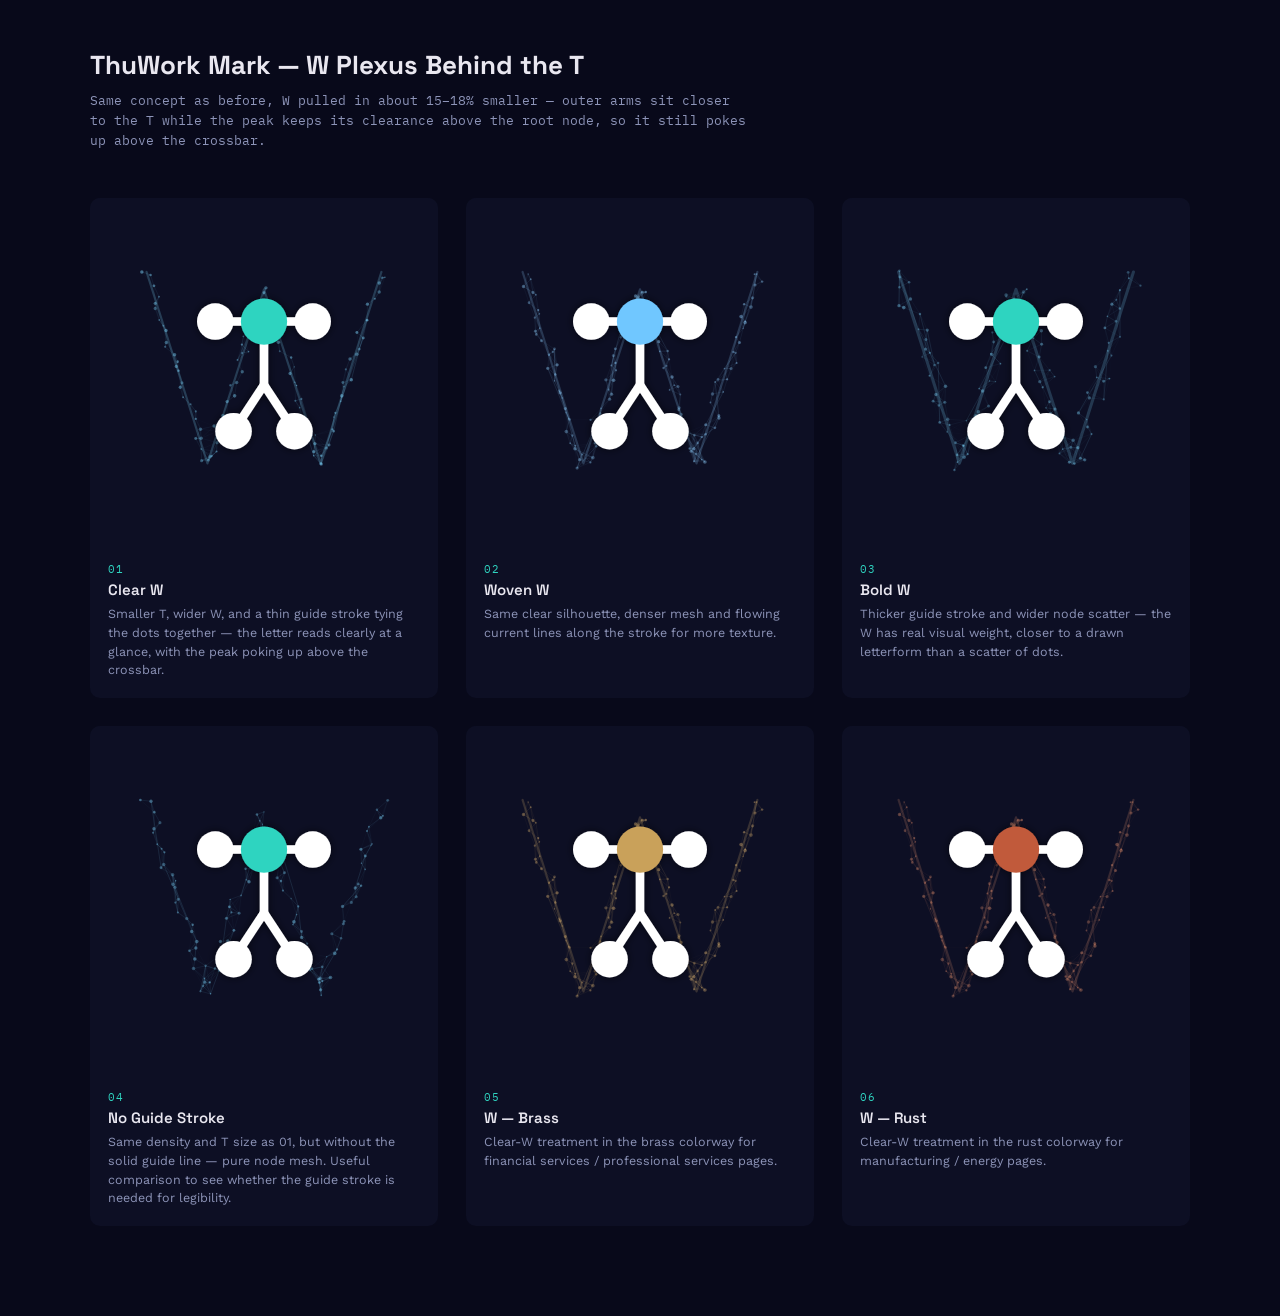
<file: ThuWork Digital Solution/thuwork-logo.html>
<!DOCTYPE html>
<html lang="en">
<head>
<meta charset="UTF-8">
<title>ThuWork Mark — W Plexus Behind the T</title>
<style>
  @import url('https://fonts.googleapis.com/css2?family=Space+Grotesk:wght@500;600;700&family=IBM+Plex+Mono:wght@400;500&family=Work+Sans:wght@400;500&display=swap');

  :root{
    --navy:#0d0f24;
    --teal:#2fd4c0;
    --ice:#6fc7ff;
    --brass:#c9a15a;
    --rust:#c15a3a;
    --white:#ffffff;
    --ink:#e9e7f0;
    --muted:#8d94b8;
  }
  *{box-sizing:border-box;}
  body{
    margin:0;
    background:#08091a;
    font-family:'Work Sans', sans-serif;
    color:var(--ink);
    padding:48px 32px 90px;
  }
  header{ max-width:1100px; margin:0 auto 48px; }
  header h1{ font-family:'Space Grotesk', sans-serif; font-size:26px; margin:0 0 8px; }
  header p{ font-family:'IBM Plex Mono', monospace; font-size:12.5px; color:var(--muted); max-width:660px; line-height:1.6; margin:0; }
  .grid{ max-width:1100px; margin:0 auto; display:grid; grid-template-columns:repeat(auto-fit, minmax(300px, 1fr)); gap:28px; }
  figure{ margin:0; background:var(--navy); border-radius:10px; overflow:hidden; }
  figure svg.icon{ width:100%; aspect-ratio:1/1; display:block; }
  figcaption{ padding:16px 18px 18px; }
  figcaption .num{ display:block; font-family:'IBM Plex Mono', monospace; font-size:10.5px; color:var(--teal); letter-spacing:0.08em; margin-bottom:4px; }
  figcaption h3{ font-family:'Space Grotesk', sans-serif; font-size:15px; margin:0 0 6px; font-weight:600; }
  figcaption p{ font-family:'Work Sans', sans-serif; font-size:12.5px; color:var(--muted); line-height:1.5; margin:0; }
</style>
</head>
<body>

<header>
  <h1>ThuWork Mark — W Plexus Behind the T</h1>
  <p>Same concept as before, W pulled in about 15–18% smaller — outer arms sit closer to the T while the peak keeps its clearance above the root node, so it still pokes up above the crossbar.</p>
</header>

<div class="grid" id="grid"></div>

<script>
const NS = "http://www.w3.org/2000/svg";

function mulberry32(seed){
  return function(){
    seed |= 0; seed = (seed + 0x6D2B79F5) | 0;
    let t = Math.imul(seed ^ (seed >>> 15), 1 | seed);
    t = (t + Math.imul(t ^ (t >>> 7), 61 | t)) ^ t;
    return ((t ^ (t >>> 14)) >>> 0) / 4294967296;
  }
}

function el(tag, attrs){
  const e = document.createElementNS(NS, tag);
  for(const k in attrs) e.setAttribute(k, attrs[k]);
  return e;
}

// Sample fuzzy plexus points along one straight segment of the W
function sampleSegment(p1, p2, spacing, jitterPerp, jitterAlong, rng, out){
  const dx = p2.x-p1.x, dy = p2.y-p1.y;
  const len = Math.sqrt(dx*dx+dy*dy);
  const ux = dx/len, uy = dy/len;
  const nx = -uy, ny = ux;
  const n = Math.max(3, Math.round(len/spacing));
  for(let i=0;i<=n;i++){
    const t = i/n;
    const bx = p1.x + dx*t, by = p1.y + dy*t;
    const jp = (rng()-0.5)*2*jitterPerp;
    const ja = (rng()-0.5)*2*jitterAlong;
    out.push({ x: bx + nx*jp + ux*ja, y: by + ny*jp + uy*ja });
  }
}

// Build the W skeleton (5 vertices -> 4 segments) then scatter points along it
function buildWPoints(verts, spacing, jitterPerp, jitterAlong, rng){
  const pts = [];
  for(let i=0;i<verts.length-1;i++){
    sampleSegment(verts[i], verts[i+1], spacing, jitterPerp, jitterAlong, rng, pts);
  }
  return pts;
}

function drawMesh(g, pts, maxDist, rng, color, opacity){
  for(let i=0;i<pts.length;i++){
    for(let j=i+1;j<pts.length;j++){
      const dx = pts[i].x-pts[j].x, dy = pts[i].y-pts[j].y;
      const d = Math.sqrt(dx*dx+dy*dy);
      if(d < maxDist){
        const lineOp = opacity * (1 - d/maxDist) * 0.9;
        g.appendChild(el('line',{
          x1:pts[i].x.toFixed(1), y1:pts[i].y.toFixed(1),
          x2:pts[j].x.toFixed(1), y2:pts[j].y.toFixed(1),
          stroke:color, 'stroke-width':0.6, opacity:lineOp.toFixed(2)
        }));
      }
    }
  }
  pts.forEach(p=>{
    const rr = 0.8 + rng()*1.3;
    g.appendChild(el('circle',{
      cx:p.x.toFixed(1), cy:p.y.toFixed(1), r:rr.toFixed(1),
      fill:color, opacity:(opacity*(0.9+rng()*0.5)).toFixed(2)
    }));
  });
}

// Flowing lines that skip a few points ahead along the path order (not by proximity)
function drawFlowLines(g, pts, count, rng, color, opacity){
  for(let k=0;k<count;k++){
    const i = Math.floor(rng()*pts.length);
    const span = 4 + Math.floor(rng()*7);
    const j = Math.min(pts.length-1, i+span);
    const a = pts[i], b = pts[j];
    g.appendChild(el('line',{
      x1:a.x.toFixed(1), y1:a.y.toFixed(1), x2:b.x.toFixed(1), y2:b.y.toFixed(1),
      stroke:color, 'stroke-width':0.5, opacity:(opacity*0.85).toFixed(2)
    }));
  }
}

// The T mark — restored to the original shape: root branches into a left/right
// crossbar, then drops and splits into two base nodes. No extra cross-connections.
function drawMark(svg, cx, cy, scale, rootColor){
  const filterId = 'glow'+Math.random().toString(36).slice(2,8);
  const defs = el('defs',{});
  const filter = el('filter',{id:filterId, x:'-80%', y:'-80%', width:'260%', height:'260%'});
  filter.appendChild(el('feDropShadow',{dx:0, dy:0, stdDeviation:3.5, 'flood-color':'#000000', 'flood-opacity':0.6}));
  defs.appendChild(filter);
  svg.appendChild(defs);

  const g = el('g',{transform:`translate(${cx},${cy}) scale(${scale})`, filter:`url(#${filterId})`});

  // coordinates re-centered on (0,0), same structure/proportions as the approved mark
  const root = {x:0, y:-45};
  const leftTop = {x:-40, y:-45};
  const rightTop = {x:40, y:-45};
  const bend = {x:0, y:7};        // bend point only — not a node, no circle
  const bottomLeft = {x:-25, y:45};
  const bottomRight = {x:25, y:45};

  const lines = [
    [root, leftTop], [root, rightTop], [root, bend], [bend, bottomLeft], [bend, bottomRight]
  ];
  lines.forEach(([a,b])=>{
    g.appendChild(el('line',{x1:a.x,y1:a.y,x2:b.x,y2:b.y, stroke:'var(--white)', 'stroke-width':7, 'stroke-linecap':'round'}));
  });

  [leftTop, rightTop, bottomLeft, bottomRight].forEach(p=>{
    g.appendChild(el('circle',{cx:p.x,cy:p.y,r:15,fill:'var(--white)'}));
  });
  g.appendChild(el('circle',{cx:root.x,cy:root.y,r:19,fill:rootColor}));
  svg.appendChild(g);
}

// Thin solid guide stroke along the W skeleton — ties the scattered nodes into
// a shape the eye can follow even where dot density is low.
function drawGuidePath(g, verts, color, opacity, width){
  let d = `M ${verts[0].x} ${verts[0].y}`;
  for(let i=1;i<verts.length;i++) d += ` L ${verts[i].x} ${verts[i].y}`;
  g.appendChild(el('path',{d, fill:'none', stroke:color, 'stroke-width':width, 'stroke-linejoin':'round', 'stroke-linecap':'round', opacity}));
}

// Fixed W skeleton — slightly smaller than the previous pass: outer arms
// pulled in for a more compact footprint, while the peak keeps the same
// clearance above the T's root node so it still pokes up above the crossbar.
const W_VERTS = [
  {x:65,  y:85},
  {x:135, y:305},
  {x:200, y:105},
  {x:265, y:305},
  {x:335, y:85}
];

function buildSVG(container, opts){
  const svg = el('svg',{viewBox:'0 0 400 400', class:'icon'});
  svg.appendChild(el('rect',{x:0,y:0,width:400,height:400,fill:'#0d0f24'}));
  const rng = mulberry32(opts.seed);

  const g = el('g',{});
  svg.appendChild(g);
  if(opts.guide) drawGuidePath(g, W_VERTS, opts.color, opts.opacity*0.65, opts.guide);
  const pts = buildWPoints(W_VERTS, opts.spacing, opts.jitterPerp, opts.jitterAlong, rng);
  drawMesh(g, pts, opts.maxDist, rng, opts.color, opts.opacity);
  if(opts.flowLines) drawFlowLines(g, pts, opts.flowLines, rng, opts.color, opts.opacity);

  drawMark(svg, 200, 205, opts.markScale, opts.rootColor);
  container.appendChild(svg);
}

const configs = [
  {
    num:'01', title:'Clear W', desc:'Smaller T, wider W, and a thin guide stroke tying the dots together — the letter reads clearly at a glance, with the peak poking up above the crossbar.',
    opts:{ seed:4, color:'#7fd8ff', opacity:0.34, rootColor:'var(--teal)', markScale:1.4,
      spacing:9, jitterPerp:6, jitterAlong:5, maxDist:24, flowLines:12, guide:2.5 }
  },
  {
    num:'02', title:'Woven W', desc:'Same clear silhouette, denser mesh and flowing current lines along the stroke for more texture.',
    opts:{ seed:9, color:'#8fd0ff', opacity:0.32, rootColor:'var(--ice)', markScale:1.4,
      spacing:7, jitterPerp:9, jitterAlong:6, maxDist:26, flowLines:22, guide:2.5 }
  },
  {
    num:'03', title:'Bold W', desc:'Thicker guide stroke and wider node scatter — the W has real visual weight, closer to a drawn letterform than a scatter of dots.',
    opts:{ seed:14, color:'#7fd8ff', opacity:0.3, rootColor:'var(--teal)', markScale:1.4,
      spacing:8, jitterPerp:13, jitterAlong:7, maxDist:28, flowLines:18, guide:3.5 }
  },
  {
    num:'04', title:'No Guide Stroke', desc:'Same density and T size as 01, but without the solid guide line — pure node mesh. Useful comparison to see whether the guide stroke is needed for legibility.',
    opts:{ seed:4, color:'#7fd8ff', opacity:0.32, rootColor:'var(--teal)', markScale:1.4,
      spacing:8, jitterPerp:8, jitterAlong:6, maxDist:26, flowLines:14, guide:0 }
  },
  {
    num:'05', title:'W — Brass', desc:'Clear-W treatment in the brass colorway for financial services / professional services pages.',
    opts:{ seed:9, color:'#d8b06f', opacity:0.32, rootColor:'var(--brass)', markScale:1.4,
      spacing:7, jitterPerp:9, jitterAlong:6, maxDist:26, flowLines:20, guide:2.5 }
  },
  {
    num:'06', title:'W — Rust', desc:'Clear-W treatment in the rust colorway for manufacturing / energy pages.',
    opts:{ seed:9, color:'#d98a6a', opacity:0.32, rootColor:'var(--rust)', markScale:1.4,
      spacing:7, jitterPerp:9, jitterAlong:6, maxDist:26, flowLines:20, guide:2.5 }
  }
];

function el2(tag){ return document.createElement(tag); }

const grid = document.getElementById('grid');
configs.forEach(cfg=>{
  const fig = el2('figure');
  buildSVG(fig, cfg.opts);
  const cap = el2('figcaption');
  cap.innerHTML = `<span class="num">${cfg.num}</span><h3>${cfg.title}</h3><p>${cfg.desc}</p>`;
  fig.appendChild(cap);
  grid.appendChild(fig);
});
</script>

</body>
</html>
</file>
